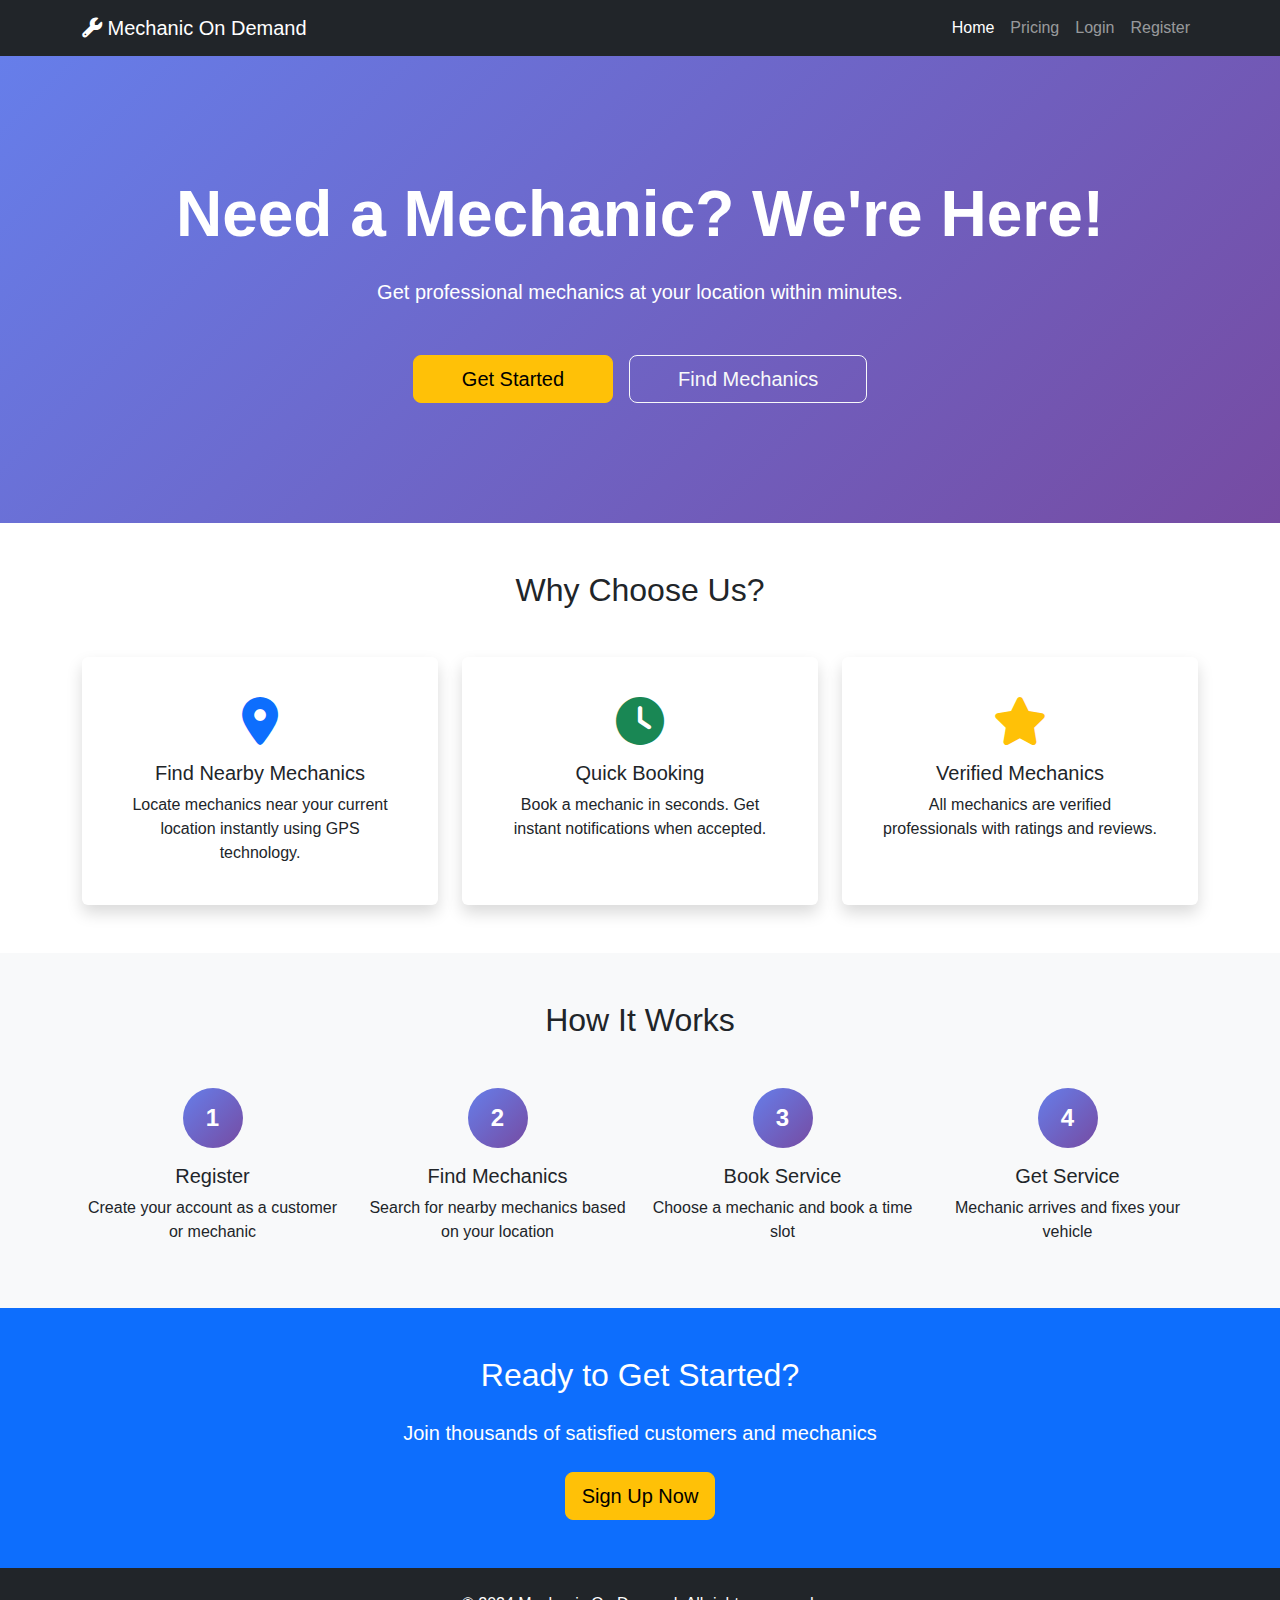
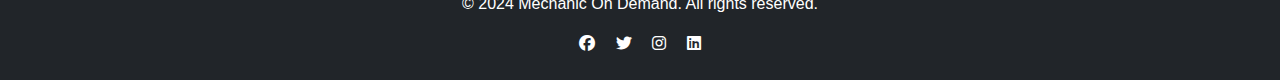
<file: frontend/index.html>
<!DOCTYPE html>
<html lang="en">
<head>
    <meta charset="UTF-8">
    <meta name="viewport" content="width=device-width, initial-scale=1.0">
    <title>Mechanic On Demand - Home</title>
    <!-- Bootstrap CSS -->
    <link href="https://cdn.jsdelivr.net/npm/bootstrap@5.3.0/dist/css/bootstrap.min.css" rel="stylesheet">
    <!-- Font Awesome Icons -->
    <link rel="stylesheet" href="https://cdnjs.cloudflare.com/ajax/libs/font-awesome/6.4.0/css/all.min.css">
    <!-- Custom CSS -->
    <link rel="stylesheet" href="css/style.css">
</head>
<body>
    <!-- Navigation Bar -->
    <nav class="navbar navbar-expand-lg navbar-dark bg-dark">
        <div class="container">
            <a class="navbar-brand" href="index.html">
                <i class="fas fa-wrench"></i> Mechanic On Demand
            </a>
            <button class="navbar-toggler" type="button" data-bs-toggle="collapse" data-bs-target="#navbarNav">
                <span class="navbar-toggler-icon"></span>
            </button>
            <div class="collapse navbar-collapse" id="navbarNav">
                <ul class="navbar-nav ms-auto">
                    <li class="nav-item">
                        <a class="nav-link active" href="index.html">Home</a>
                    </li>
                    <li class="nav-item">
                        <a class="nav-link" href="pricing.html">Pricing</a>
                    </li>
                    <li class="nav-item">
                        <a class="nav-link" href="login.html">Login</a>
                    </li>
                    <li class="nav-item">
                        <a class="nav-link" href="register.html">Register</a>
                    </li>
                </ul>
            </div>
        </div>
    </nav>

    <!-- Hero Section -->
    <section class="hero-section text-center text-white">
        <div class="container">
            <h1 class="display-3 fw-bold mb-4">Need a Mechanic? We're Here!</h1>
            <p class="lead mb-5">Get professional mechanics at your location within minutes.</p>
            <div class="d-grid gap-3 d-md-flex justify-content-center">
                <a href="register.html" class="btn btn-warning btn-lg px-5">Get Started</a>
                <a href="find-mechanics.html" class="btn btn-outline-light btn-lg px-5">Find Mechanics</a>
            </div>
        </div>
    </section>

    <!-- Features Section -->
    <section class="py-5">
        <div class="container">
            <h2 class="text-center mb-5">Why Choose Us?</h2>
            <div class="row g-4">
                <div class="col-md-4">
                    <div class="card text-center p-4 h-100 shadow">
                        <div class="card-body">
                            <i class="fas fa-map-marker-alt fa-3x text-primary mb-3"></i>
                            <h5 class="card-title">Find Nearby Mechanics</h5>
                            <p class="card-text">Locate mechanics near your current location instantly using GPS technology.</p>
                        </div>
                    </div>
                </div>
                <div class="col-md-4">
                    <div class="card text-center p-4 h-100 shadow">
                        <div class="card-body">
                            <i class="fas fa-clock fa-3x text-success mb-3"></i>
                            <h5 class="card-title">Quick Booking</h5>
                            <p class="card-text">Book a mechanic in seconds. Get instant notifications when accepted.</p>
                        </div>
                    </div>
                </div>
                <div class="col-md-4">
                    <div class="card text-center p-4 h-100 shadow">
                        <div class="card-body">
                            <i class="fas fa-star fa-3x text-warning mb-3"></i>
                            <h5 class="card-title">Verified Mechanics</h5>
                            <p class="card-text">All mechanics are verified professionals with ratings and reviews.</p>
                        </div>
                    </div>
                </div>
            </div>
        </div>
    </section>

    <!-- How It Works Section -->
    <section class="bg-light py-5">
        <div class="container">
            <h2 class="text-center mb-5">How It Works</h2>
            <div class="row g-4">
                <div class="col-md-3 text-center">
                    <div class="step-number">1</div>
                    <h5 class="mt-3">Register</h5>
                    <p>Create your account as a customer or mechanic</p>
                </div>
                <div class="col-md-3 text-center">
                    <div class="step-number">2</div>
                    <h5 class="mt-3">Find Mechanics</h5>
                    <p>Search for nearby mechanics based on your location</p>
                </div>
                <div class="col-md-3 text-center">
                    <div class="step-number">3</div>
                    <h5 class="mt-3">Book Service</h5>
                    <p>Choose a mechanic and book a time slot</p>
                </div>
                <div class="col-md-3 text-center">
                    <div class="step-number">4</div>
                    <h5 class="mt-3">Get Service</h5>
                    <p>Mechanic arrives and fixes your vehicle</p>
                </div>
            </div>
        </div>
    </section>

    <!-- CTA Section -->
    <section class="py-5 bg-primary text-white text-center">
        <div class="container">
            <h2 class="mb-4">Ready to Get Started?</h2>
            <p class="lead mb-4">Join thousands of satisfied customers and mechanics</p>
            <a href="register.html" class="btn btn-warning btn-lg">Sign Up Now</a>
        </div>
    </section>

    <!-- Footer -->
    <footer class="bg-dark text-white py-4">
        <div class="container text-center">
            <p>&copy; 2024 Mechanic On Demand. All rights reserved.</p>
            <div class="social-links">
                <a href="#" class="text-white me-3"><i class="fab fa-facebook"></i></a>
                <a href="#" class="text-white me-3"><i class="fab fa-twitter"></i></a>
                <a href="#" class="text-white me-3"><i class="fab fa-instagram"></i></a>
                <a href="#" class="text-white"><i class="fab fa-linkedin"></i></a>
            </div>
        </div>
    </footer>

    <!-- Bootstrap JS -->
    <script src="https://cdn.jsdelivr.net/npm/bootstrap@5.3.0/dist/js/bootstrap.bundle.min.js"></script>
</body>
</html>
</file>
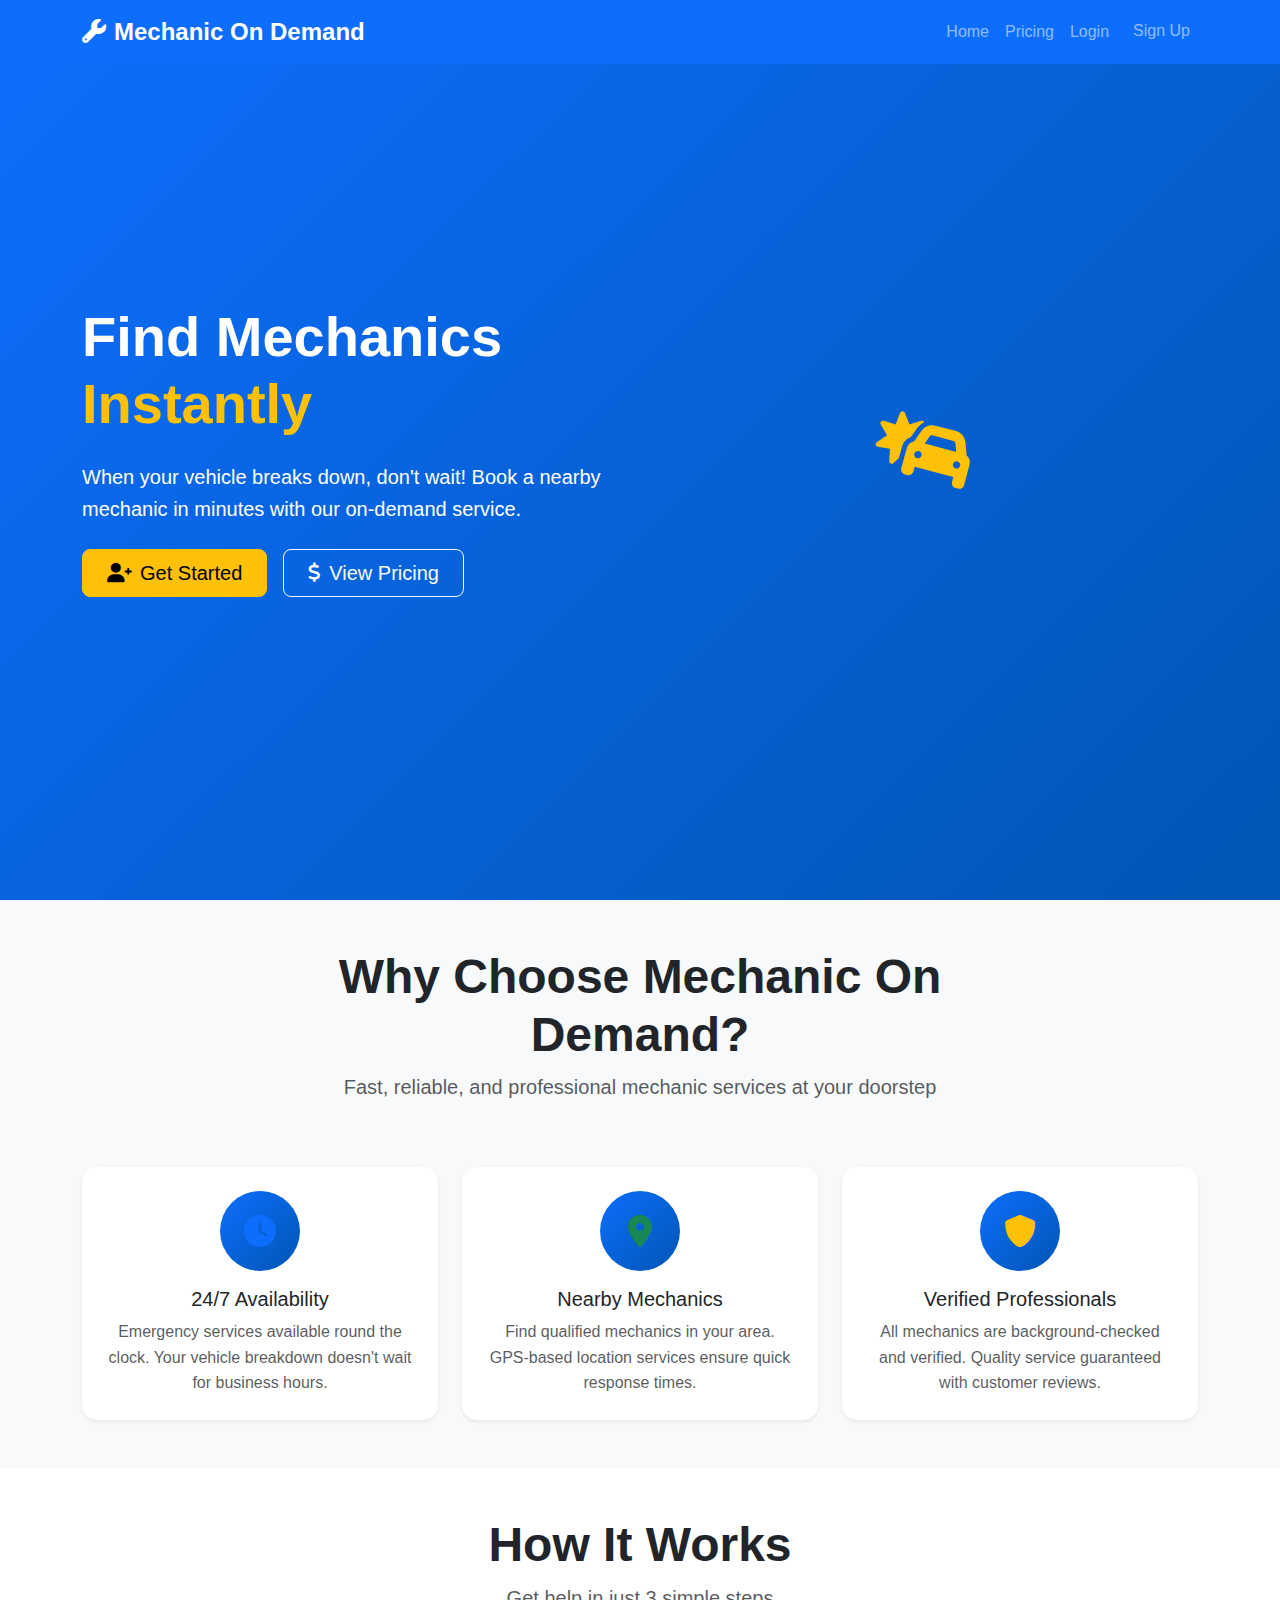
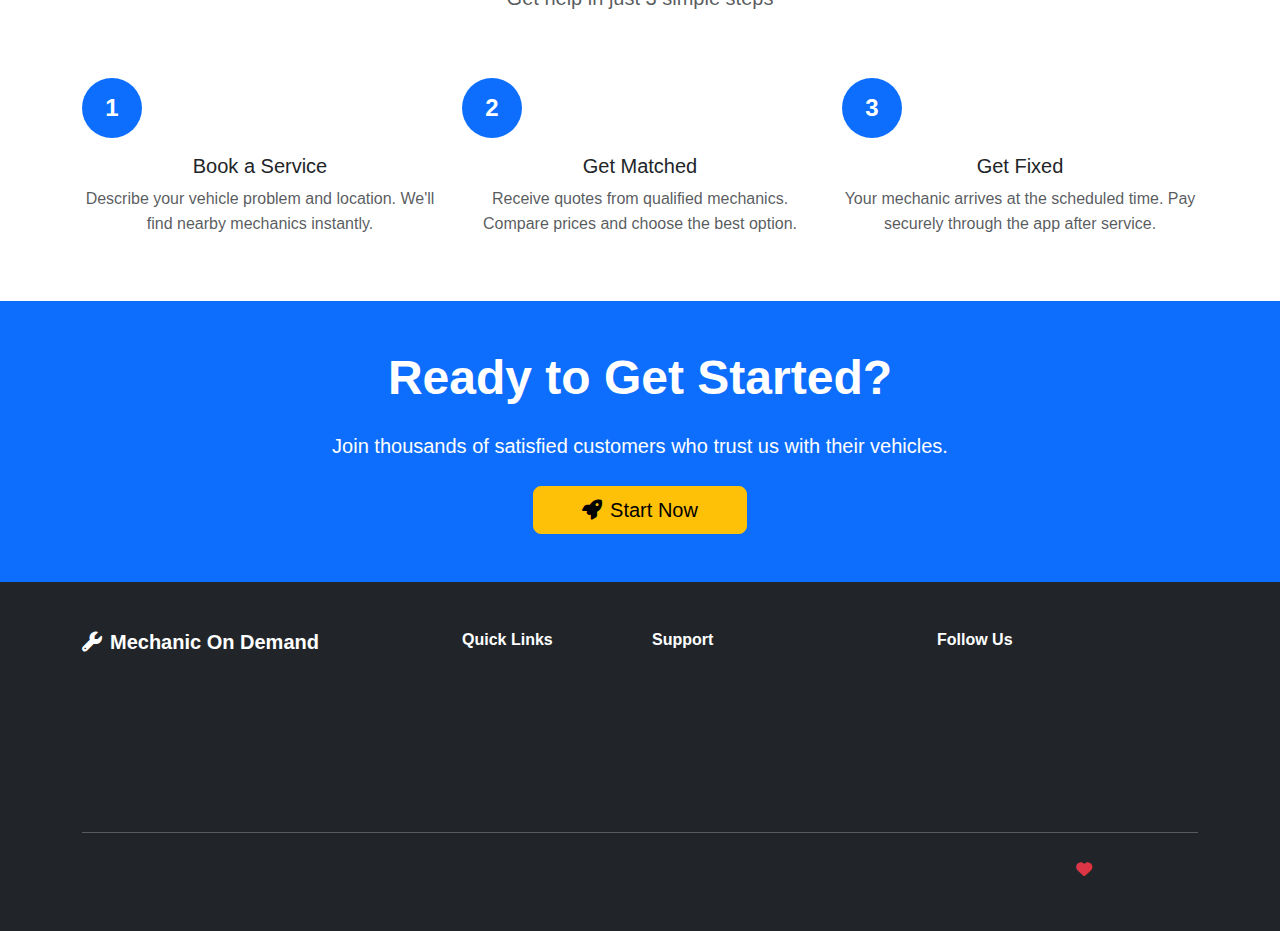
<file: mechanic-on-demand/frontend/index.html>
<!DOCTYPE html>
<html lang="en">
<head>
    <meta charset="UTF-8">
    <meta name="viewport" content="width=device-width, initial-scale=1.0">
    <title>Mechanic On Demand - Find Nearby Mechanics</title>
    
    <!-- Bootstrap CSS -->
    <link href="https://cdn.jsdelivr.net/npm/bootstrap@5.3.0/dist/css/bootstrap.min.css" rel="stylesheet">
    <!-- Font Awesome Icons -->
    <link href="https://cdnjs.cloudflare.com/ajax/libs/font-awesome/6.0.0/css/all.min.css" rel="stylesheet">
    <!-- Custom CSS -->
    <link href="css/style.css" rel="stylesheet">
</head>
<body>
    <!-- Navigation -->
    <nav class="navbar navbar-expand-lg navbar-dark bg-primary fixed-top">
        <div class="container">
            <a class="navbar-brand fw-bold" href="index.html">
                <i class="fas fa-wrench me-2"></i>Mechanic On Demand
            </a>
            
            <button class="navbar-toggler" type="button" data-bs-toggle="collapse" data-bs-target="#navbarNav">
                <span class="navbar-toggler-icon"></span>
            </button>
            
            <div class="collapse navbar-collapse" id="navbarNav">
                <ul class="navbar-nav ms-auto">
                    <li class="nav-item">
                        <a class="nav-link" href="index.html">Home</a>
                    </li>
                    <li class="nav-item">
                        <a class="nav-link" href="pricing.html">Pricing</a>
                    </li>
                    <li class="nav-item">
                        <a class="nav-link" href="login.html">Login</a>
                    </li>
                    <li class="nav-item">
                        <a class="nav-link btn btn-outline-light ms-2" href="register.html">Sign Up</a>
                    </li>
                </ul>
            </div>
        </div>
    </nav>

    <!-- Hero Section -->
    <section class="hero-section">
        <div class="container">
            <div class="row align-items-center min-vh-100">
                <div class="col-lg-6">
                    <h1 class="display-4 fw-bold text-white mb-4">
                        Find Mechanics <span class="text-warning">Instantly</span>
                    </h1>
                    <p class="lead text-white mb-4">
                        When your vehicle breaks down, don't wait! Book a nearby mechanic 
                        in minutes with our on-demand service.
                    </p>
                    <div class="d-flex gap-3">
                        <a href="register.html" class="btn btn-warning btn-lg px-4">
                            <i class="fas fa-user-plus me-2"></i>Get Started
                        </a>
                        <a href="pricing.html" class="btn btn-outline-light btn-lg px-4">
                            <i class="fas fa-dollar-sign me-2"></i>View Pricing
                        </a>
                    </div>
                </div>
                <div class="col-lg-6">
                    <div class="hero-image">
                        <i class="fas fa-car-crash display-1 text-warning"></i>
                    </div>
                </div>
            </div>
        </div>
    </section>

    <!-- Features Section -->
    <section class="py-5 bg-light">
        <div class="container">
            <div class="row text-center mb-5">
                <div class="col-lg-8 mx-auto">
                    <h2 class="display-5 fw-bold">Why Choose Mechanic On Demand?</h2>
                    <p class="lead text-muted">Fast, reliable, and professional mechanic services at your doorstep</p>
                </div>
            </div>
            
            <div class="row g-4">
                <div class="col-md-4">
                    <div class="card h-100 border-0 shadow-sm">
                        <div class="card-body text-center p-4">
                            <div class="feature-icon mb-3">
                                <i class="fas fa-clock text-primary"></i>
                            </div>
                            <h5 class="card-title">24/7 Availability</h5>
                            <p class="card-text text-muted">
                                Emergency services available round the clock. 
                                Your vehicle breakdown doesn't wait for business hours.
                            </p>
                        </div>
                    </div>
                </div>
                
                <div class="col-md-4">
                    <div class="card h-100 border-0 shadow-sm">
                        <div class="card-body text-center p-4">
                            <div class="feature-icon mb-3">
                                <i class="fas fa-map-marker-alt text-success"></i>
                            </div>
                            <h5 class="card-title">Nearby Mechanics</h5>
                            <p class="card-text text-muted">
                                Find qualified mechanics in your area. 
                                GPS-based location services ensure quick response times.
                            </p>
                        </div>
                    </div>
                </div>
                
                <div class="col-md-4">
                    <div class="card h-100 border-0 shadow-sm">
                        <div class="card-body text-center p-4">
                            <div class="feature-icon mb-3">
                                <i class="fas fa-shield-alt text-warning"></i>
                            </div>
                            <h5 class="card-title">Verified Professionals</h5>
                            <p class="card-text text-muted">
                                All mechanics are background-checked and verified. 
                                Quality service guaranteed with customer reviews.
                            </p>
                        </div>
                    </div>
                </div>
            </div>
        </div>
    </section>

    <!-- How It Works Section -->
    <section class="py-5">
        <div class="container">
            <div class="row text-center mb-5">
                <div class="col-lg-8 mx-auto">
                    <h2 class="display-5 fw-bold">How It Works</h2>
                    <p class="lead text-muted">Get help in just 3 simple steps</p>
                </div>
            </div>
            
            <div class="row g-4">
                <div class="col-md-4 text-center">
                    <div class="step-number mb-3">
                        <span class="badge bg-primary rounded-circle p-3">1</span>
                    </div>
                    <h5>Book a Service</h5>
                    <p class="text-muted">
                        Describe your vehicle problem and location. 
                        We'll find nearby mechanics instantly.
                    </p>
                </div>
                
                <div class="col-md-4 text-center">
                    <div class="step-number mb-3">
                        <span class="badge bg-primary rounded-circle p-3">2</span>
                    </div>
                    <h5>Get Matched</h5>
                    <p class="text-muted">
                        Receive quotes from qualified mechanics. 
                        Compare prices and choose the best option.
                    </p>
                </div>
                
                <div class="col-md-4 text-center">
                    <div class="step-number mb-3">
                        <span class="badge bg-primary rounded-circle p-3">3</span>
                    </div>
                    <h5>Get Fixed</h5>
                    <p class="text-muted">
                        Your mechanic arrives at the scheduled time. 
                        Pay securely through the app after service.
                    </p>
                </div>
            </div>
        </div>
    </section>

    <!-- CTA Section -->
    <section class="py-5 bg-primary text-white">
        <div class="container text-center">
            <div class="row">
                <div class="col-lg-8 mx-auto">
                    <h2 class="display-5 fw-bold mb-4">Ready to Get Started?</h2>
                    <p class="lead mb-4">
                        Join thousands of satisfied customers who trust us with their vehicles.
                    </p>
                    <a href="register.html" class="btn btn-warning btn-lg px-5">
                        <i class="fas fa-rocket me-2"></i>Start Now
                    </a>
                </div>
            </div>
        </div>
    </section>

    <!-- Footer -->
    <footer class="bg-dark text-white py-5">
        <div class="container">
            <div class="row">
                <div class="col-lg-4 mb-4">
                    <h5 class="fw-bold mb-3">
                        <i class="fas fa-wrench me-2"></i>Mechanic On Demand
                    </h5>
                    <p class="text-muted">
                        Your trusted partner for all vehicle repair needs. 
                        Fast, reliable, and professional service.
                    </p>
                </div>
                
                <div class="col-lg-2 mb-4">
                    <h6 class="fw-bold mb-3">Quick Links</h6>
                    <ul class="list-unstyled">
                        <li><a href="index.html" class="text-muted text-decoration-none">Home</a></li>
                        <li><a href="pricing.html" class="text-muted text-decoration-none">Pricing</a></li>
                        <li><a href="login.html" class="text-muted text-decoration-none">Login</a></li>
                        <li><a href="register.html" class="text-muted text-decoration-none">Sign Up</a></li>
                    </ul>
                </div>
                
                <div class="col-lg-3 mb-4">
                    <h6 class="fw-bold mb-3">Support</h6>
                    <ul class="list-unstyled">
                        <li><a href="#" class="text-muted text-decoration-none">Help Center</a></li>
                        <li><a href="#" class="text-muted text-decoration-none">Contact Us</a></li>
                        <li><a href="#" class="text-muted text-decoration-none">Terms of Service</a></li>
                        <li><a href="#" class="text-muted text-decoration-none">Privacy Policy</a></li>
                    </ul>
                </div>
                
                <div class="col-lg-3 mb-4">
                    <h6 class="fw-bold mb-3">Follow Us</h6>
                    <div class="d-flex gap-3">
                        <a href="#" class="text-muted"><i class="fab fa-facebook-f"></i></a>
                        <a href="#" class="text-muted"><i class="fab fa-twitter"></i></a>
                        <a href="#" class="text-muted"><i class="fab fa-instagram"></i></a>
                        <a href="#" class="text-muted"><i class="fab fa-linkedin-in"></i></a>
                    </div>
                </div>
            </div>
            
            <hr class="my-4">
            <div class="row align-items-center">
                <div class="col-md-6">
                    <p class="text-muted mb-0">&copy; 2024 Mechanic On Demand. All rights reserved.</p>
                </div>
                <div class="col-md-6 text-md-end">
                    <p class="text-muted mb-0">Made with <i class="fas fa-heart text-danger"></i> for car owners</p>
                </div>
            </div>
        </div>
    </footer>

    <!-- Bootstrap JS -->
    <script src="https://cdn.jsdelivr.net/npm/bootstrap@5.3.0/dist/js/bootstrap.bundle.min.js"></script>
    <!-- Custom JS -->
    <script src="js/main.js"></script>
</body>
</html>
</file>
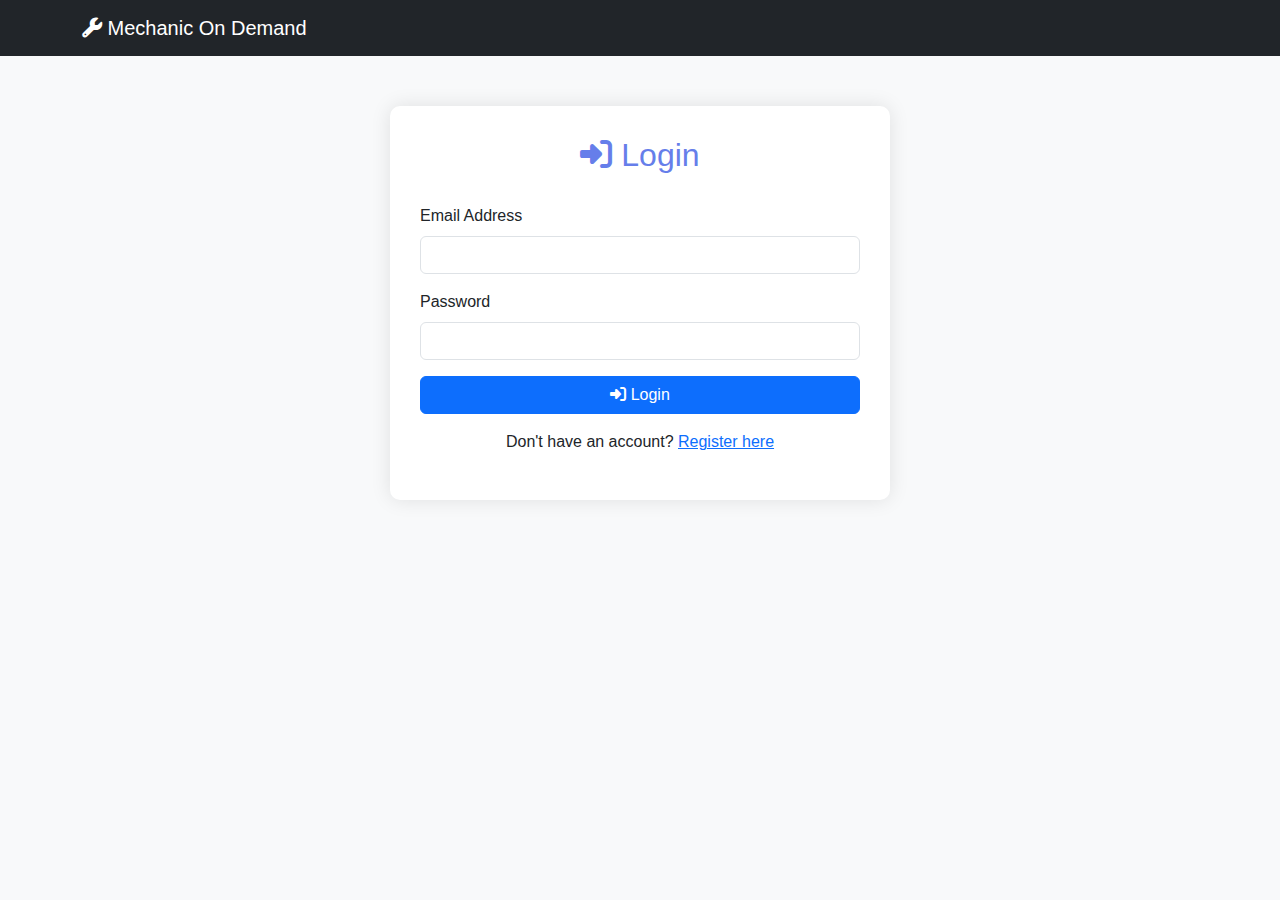
<file: frontend/dashboard.html>
<!DOCTYPE html>
<html lang="en">
<head>
    <meta charset="UTF-8">
    <meta name="viewport" content="width=device-width, initial-scale=1.0">
    <title>Dashboard - Mechanic On Demand</title>
    <link href="https://cdn.jsdelivr.net/npm/bootstrap@5.3.0/dist/css/bootstrap.min.css" rel="stylesheet">
    <link rel="stylesheet" href="https://cdnjs.cloudflare.com/ajax/libs/font-awesome/6.4.0/css/all.min.css">
    <link rel="stylesheet" href="css/style.css">
</head>
<body>
    <!-- Navigation -->
    <nav class="navbar navbar-expand-lg navbar-dark bg-dark">
        <div class="container">
            <a class="navbar-brand" href="index.html">
                <i class="fas fa-wrench"></i> Mechanic On Demand
            </a>
            <div class="ms-auto">
                <span class="text-white me-3" id="userName">Welcome!</span>
                <button class="btn btn-outline-light btn-sm" onclick="logout()">
                    <i class="fas fa-sign-out-alt"></i> Logout
                </button>
            </div>
        </div>
    </nav>

    <!-- Dashboard Content -->
    <div class="container mt-4">
        <div class="row">
            <div class="col-md-12">
                <h2>Dashboard</h2>
                <p class="text-muted">Manage your bookings and profile</p>
            </div>
        </div>

        <!-- Customer View -->
        <div id="customerView" style="display: none;">
            <div class="row g-4 mb-4">
                <div class="col-md-4">
                    <div class="card dashboard-card">
                        <div class="card-body text-center">
                            <i class="fas fa-calendar-check fa-3x text-primary mb-3"></i>
                            <div class="stat-number" id="totalBookings">0</div>
                            <p class="text-muted mb-0">Total Bookings</p>
                        </div>
                    </div>
                </div>
                <div class="col-md-4">
                    <div class="card dashboard-card">
                        <div class="card-body text-center">
                            <i class="fas fa-clock fa-3x text-warning mb-3"></i>
                            <div class="stat-number" id="pendingBookings">0</div>
                            <p class="text-muted mb-0">Pending Bookings</p>
                        </div>
                    </div>
                </div>
                <div class="col-md-4">
                    <div class="card dashboard-card">
                        <div class="card-body text-center">
                            <i class="fas fa-check-circle fa-3x text-success mb-3"></i>
                            <div class="stat-number" id="completedBookings">0</div>
                            <p class="text-muted mb-0">Completed Services</p>
                        </div>
                    </div>
                </div>
            </div>

            <div class="row mb-4">
                <div class="col-md-12">
                    <a href="find-mechanics.html" class="btn btn-primary btn-lg">
                        <i class="fas fa-search"></i> Find Nearby Mechanics
                    </a>
                </div>
            </div>
        </div>

        <!-- Mechanic View -->
        <div id="mechanicView" style="display: none;">
            <div class="row g-4 mb-4">
                <div class="col-md-3">
                    <div class="card dashboard-card">
                        <div class="card-body text-center">
                            <i class="fas fa-briefcase fa-3x text-primary mb-3"></i>
                            <div class="stat-number" id="totalJobs">0</div>
                            <p class="text-muted mb-0">Total Jobs</p>
                        </div>
                    </div>
                </div>
                <div class="col-md-3">
                    <div class="card dashboard-card">
                        <div class="card-body text-center">
                            <i class="fas fa-star fa-3x text-warning mb-3"></i>
                            <div class="stat-number" id="rating">0.0</div>
                            <p class="text-muted mb-0">Rating</p>
                        </div>
                    </div>
                </div>
                <div class="col-md-3">
                    <div class="card dashboard-card">
                        <div class="card-body text-center">
                            <i class="fas fa-hourglass-half fa-3x text-info mb-3"></i>
                            <div class="stat-number" id="pendingRequests">0</div>
                            <p class="text-muted mb-0">Pending Requests</p>
                        </div>
                    </div>
                </div>
                <div class="col-md-3">
                    <div class="card dashboard-card">
                        <div class="card-body text-center">
                            <div class="form-check form-switch">
                                <input class="form-check-input" type="checkbox" id="availabilityToggle">
                                <label class="form-check-label" for="availabilityToggle">
                                    <strong>Available</strong>
                                </label>
                            </div>
                        </div>
                    </div>
                </div>
            </div>
        </div>

        <!-- Bookings List -->
        <div class="row">
            <div class="col-md-12">
                <div class="card">
                    <div class="card-header">
                        <h5 class="mb-0">My Bookings</h5>
                    </div>
                    <div class="card-body">
                        <div id="bookingsList">
                            <p class="text-center text-muted">Loading bookings...</p>
                        </div>
                    </div>
                </div>
            </div>
        </div>
    </div>

    <script src="https://cdn.jsdelivr.net/npm/bootstrap@5.3.0/dist/js/bootstrap.bundle.min.js"></script>
    <script src="js/dashboard.js"></script>
</body>
</html>
</file>
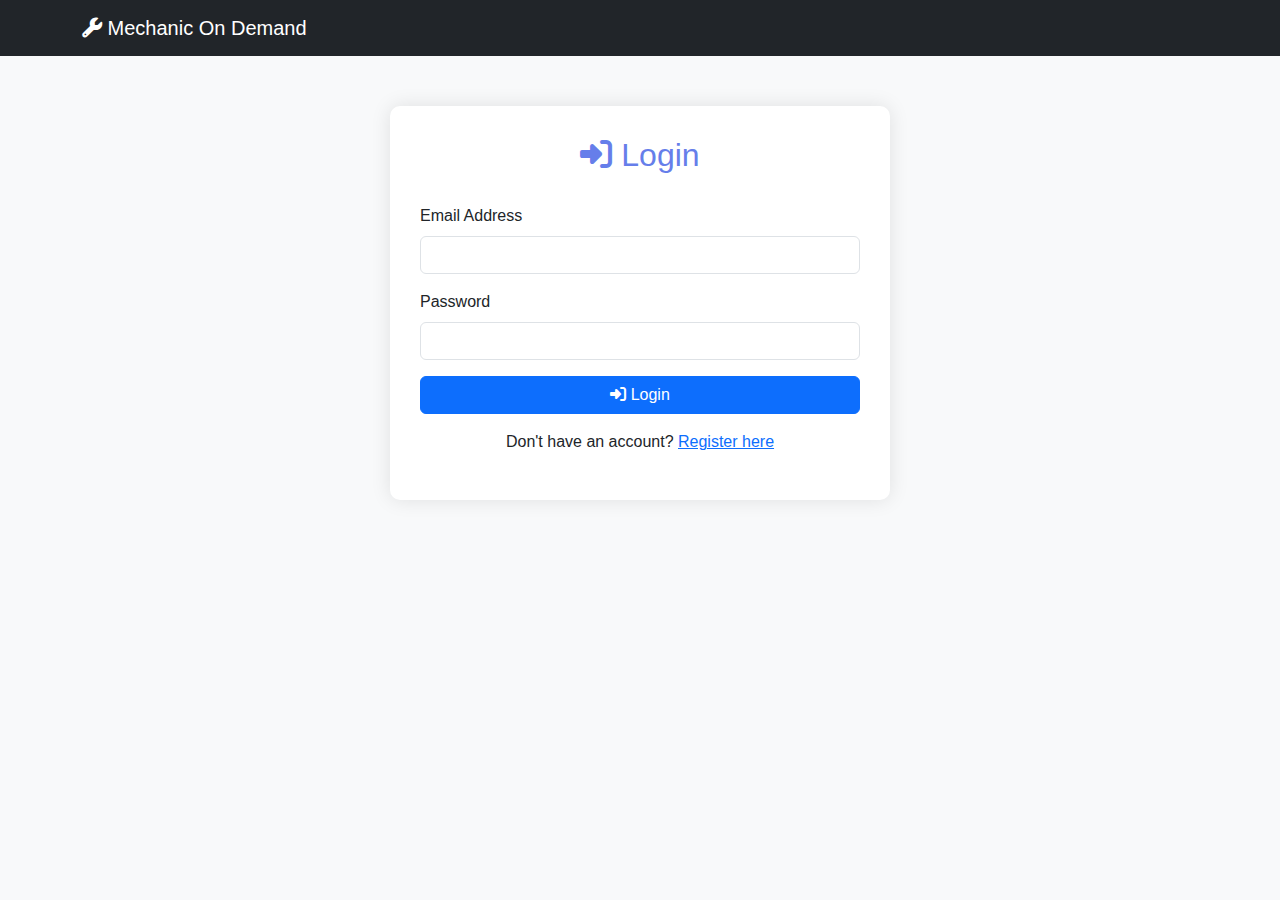
<file: frontend/find-mechanics.html>
<!DOCTYPE html>
<html lang="en">
<head>
    <meta charset="UTF-8">
    <meta name="viewport" content="width=device-width, initial-scale=1.0">
    <title>Find Mechanics - Mechanic On Demand</title>
    <link href="https://cdn.jsdelivr.net/npm/bootstrap@5.3.0/dist/css/bootstrap.min.css" rel="stylesheet">
    <link rel="stylesheet" href="https://cdnjs.cloudflare.com/ajax/libs/font-awesome/6.4.0/css/all.min.css">
    <link rel="stylesheet" href="css/style.css">
</head>
<body>
    <!-- Navigation -->
    <nav class="navbar navbar-expand-lg navbar-dark bg-dark">
        <div class="container">
            <a class="navbar-brand" href="index.html">
                <i class="fas fa-wrench"></i> Mechanic On Demand
            </a>
            <div class="ms-auto">
                <a href="dashboard.html" class="btn btn-outline-light btn-sm">
                    <i class="fas fa-tachometer-alt"></i> Dashboard
                </a>
            </div>
        </div>
    </nav>

    <!-- Search Section -->
    <div class="container mt-4">
        <div class="row mb-4">
            <div class="col-md-12">
                <h2>Find Nearby Mechanics</h2>
                <p class="text-muted">Search for available mechanics in your area</p>
            </div>
        </div>

        <div class="row mb-4">
            <div class="col-md-8">
                <div class="input-group">
                    <input type="number" class="form-control" id="searchRadius" placeholder="Search radius (km)" value="10">
                    <button class="btn btn-primary" onclick="searchMechanics()">
                        <i class="fas fa-search"></i> Search
                    </button>
                    <button class="btn btn-outline-secondary" onclick="getLocation()">
                        <i class="fas fa-map-marker-alt"></i> Use My Location
                    </button>
                </div>
                <input type="hidden" id="latitude">
                <input type="hidden" id="longitude">
            </div>
            <div class="col-md-4">
                <select class="form-select" id="filterSpecialty">
                    <option value="">All Specialties</option>
                    <option value="Car">Car</option>
                    <option value="Bike">Bike</option>
                    <option value="Truck">Truck</option>
                    <option value="All">All Vehicles</option>
                </select>
            </div>
        </div>

        <!-- Mechanics List -->
        <div class="row" id="mechanicsList">
            <div class="col-md-12 text-center">
                <p class="text-muted">Click "Use My Location" and "Search" to find mechanics</p>
            </div>
        </div>
    </div>

    <!-- Booking Modal -->
    <div class="modal fade" id="bookingModal" tabindex="-1">
        <div class="modal-dialog">
            <div class="modal-content">
                <div class="modal-header">
                    <h5 class="modal-title">Book Mechanic</h5>
                    <button type="button" class="btn-close" data-bs-dismiss="modal"></button>
                </div>
                <div class="modal-body">
                    <form id="bookingForm">
                        <input type="hidden" id="mechanicId">
                        <input type="hidden" id="customerId">
                        
                        <div class="mb-3">
                            <label class="form-label">Vehicle Type</label>
                            <select class="form-select" id="vehicleType" required>
                                <option value="">Select type</option>
                                <option value="Car">Car</option>
                                <option value="Bike">Bike</option>
                                <option value="Truck">Truck</option>
                                <option value="Van">Van</option>
                            </select>
                        </div>
                        
                        <div class="mb-3">
                            <label class="form-label">Vehicle Model</label>
                            <input type="text" class="form-control" id="vehicleModel" required>
                        </div>
                        
                        <div class="mb-3">
                            <label class="form-label">Problem Description</label>
                            <textarea class="form-control" id="problemDescription" rows="3" required></textarea>
                        </div>
                        
                        <div class="mb-3">
                            <label class="form-label">Subscription Type</label>
                            <select class="form-select" id="subscriptionType" required>
                                <option value="HOURLY">Hourly - $<span id="hourlyRate">50</span>/hr</option>
                                <option value="MONTHLY">Monthly - $<span id="monthlyRate">999</span></option>
                                <option value="YEARLY">Yearly - $<span id="yearlyRate">9999</span></option>
                            </select>
                        </div>
                        
                        <button type="submit" class="btn btn-primary w-100">Confirm Booking</button>
                    </form>
                </div>
            </div>
        </div>
    </div>

    <script src="https://cdn.jsdelivr.net/npm/bootstrap@5.3.0/dist/js/bootstrap.bundle.min.js"></script>
    <script src="js/mechanics.js"></script>
</body>
</html>
</file>
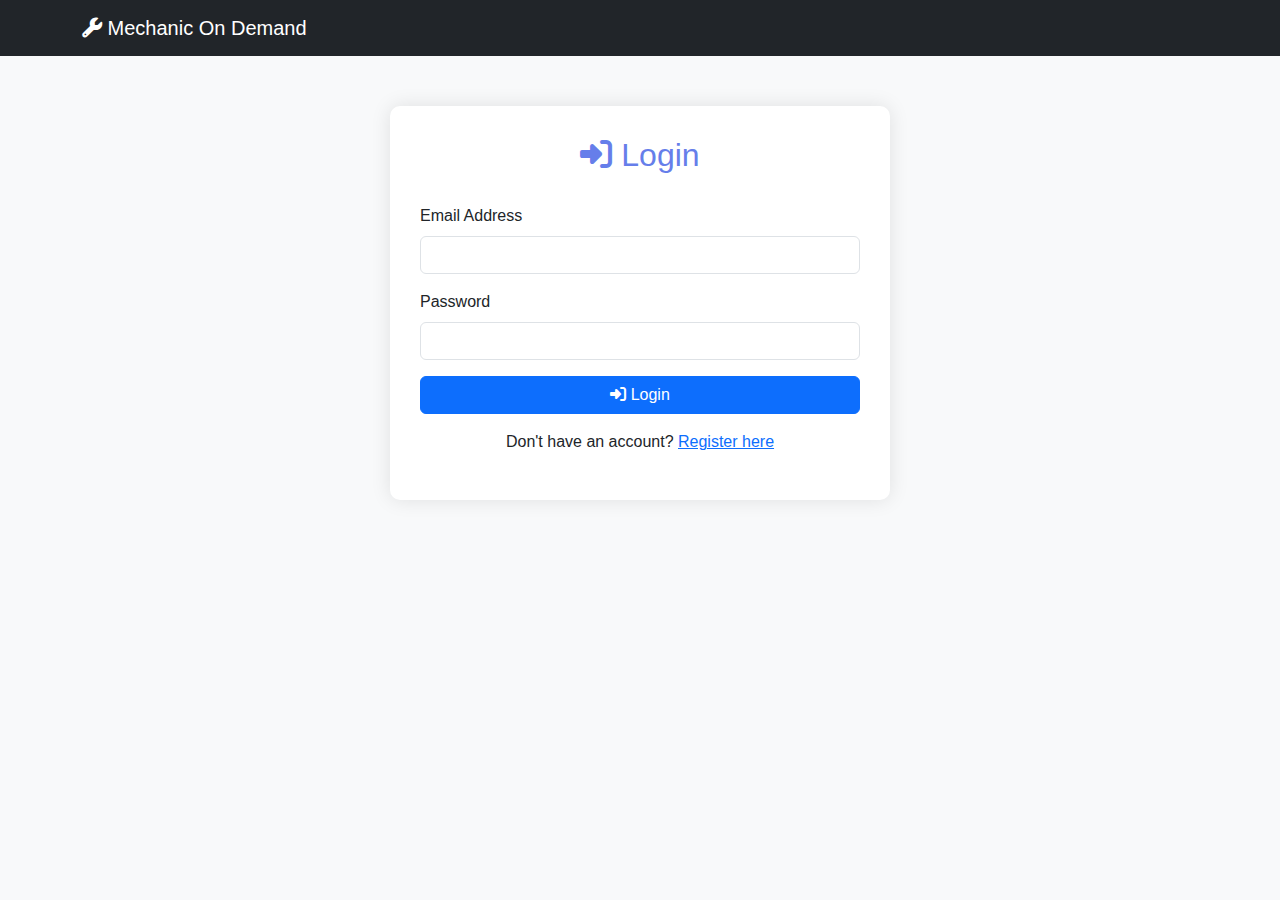
<file: frontend/login.html>
<!DOCTYPE html>
<html lang="en">
<head>
    <meta charset="UTF-8">
    <meta name="viewport" content="width=device-width, initial-scale=1.0">
    <title>Login - Mechanic On Demand</title>
    <link href="https://cdn.jsdelivr.net/npm/bootstrap@5.3.0/dist/css/bootstrap.min.css" rel="stylesheet">
    <link rel="stylesheet" href="https://cdnjs.cloudflare.com/ajax/libs/font-awesome/6.4.0/css/all.min.css">
    <link rel="stylesheet" href="css/style.css">
</head>
<body class="bg-light">
    <!-- Navigation -->
    <nav class="navbar navbar-expand-lg navbar-dark bg-dark">
        <div class="container">
            <a class="navbar-brand" href="index.html">
                <i class="fas fa-wrench"></i> Mechanic On Demand
            </a>
        </div>
    </nav>

    <!-- Login Form -->
    <div class="container">
        <div class="form-container">
            <h2 class="text-center"><i class="fas fa-sign-in-alt"></i> Login</h2>
            
            <!-- Alert for messages -->
            <div id="alertMessage" class="alert d-none" role="alert"></div>
            
            <form id="loginForm">
                <div class="mb-3">
                    <label for="email" class="form-label">Email Address</label>
                    <input type="email" class="form-control" id="email" required>
                </div>
                
                <div class="mb-3">
                    <label for="password" class="form-label">Password</label>
                    <input type="password" class="form-control" id="password" required>
                </div>
                
                <button type="submit" class="btn btn-primary w-100 mb-3">
                    <i class="fas fa-sign-in-alt"></i> Login
                </button>
                
                <div class="text-center">
                    <p>Don't have an account? <a href="register.html">Register here</a></p>
                </div>
            </form>
        </div>
    </div>

    <!-- Loading Spinner -->
    <div class="spinner-container" id="loadingSpinner">
        <div class="spinner-border text-primary" role="status">
            <span class="visually-hidden">Loading...</span>
        </div>
    </div>

    <script src="https://cdn.jsdelivr.net/npm/bootstrap@5.3.0/dist/js/bootstrap.bundle.min.js"></script>
    <script src="js/auth.js"></script>
</body>
</html>
</file>
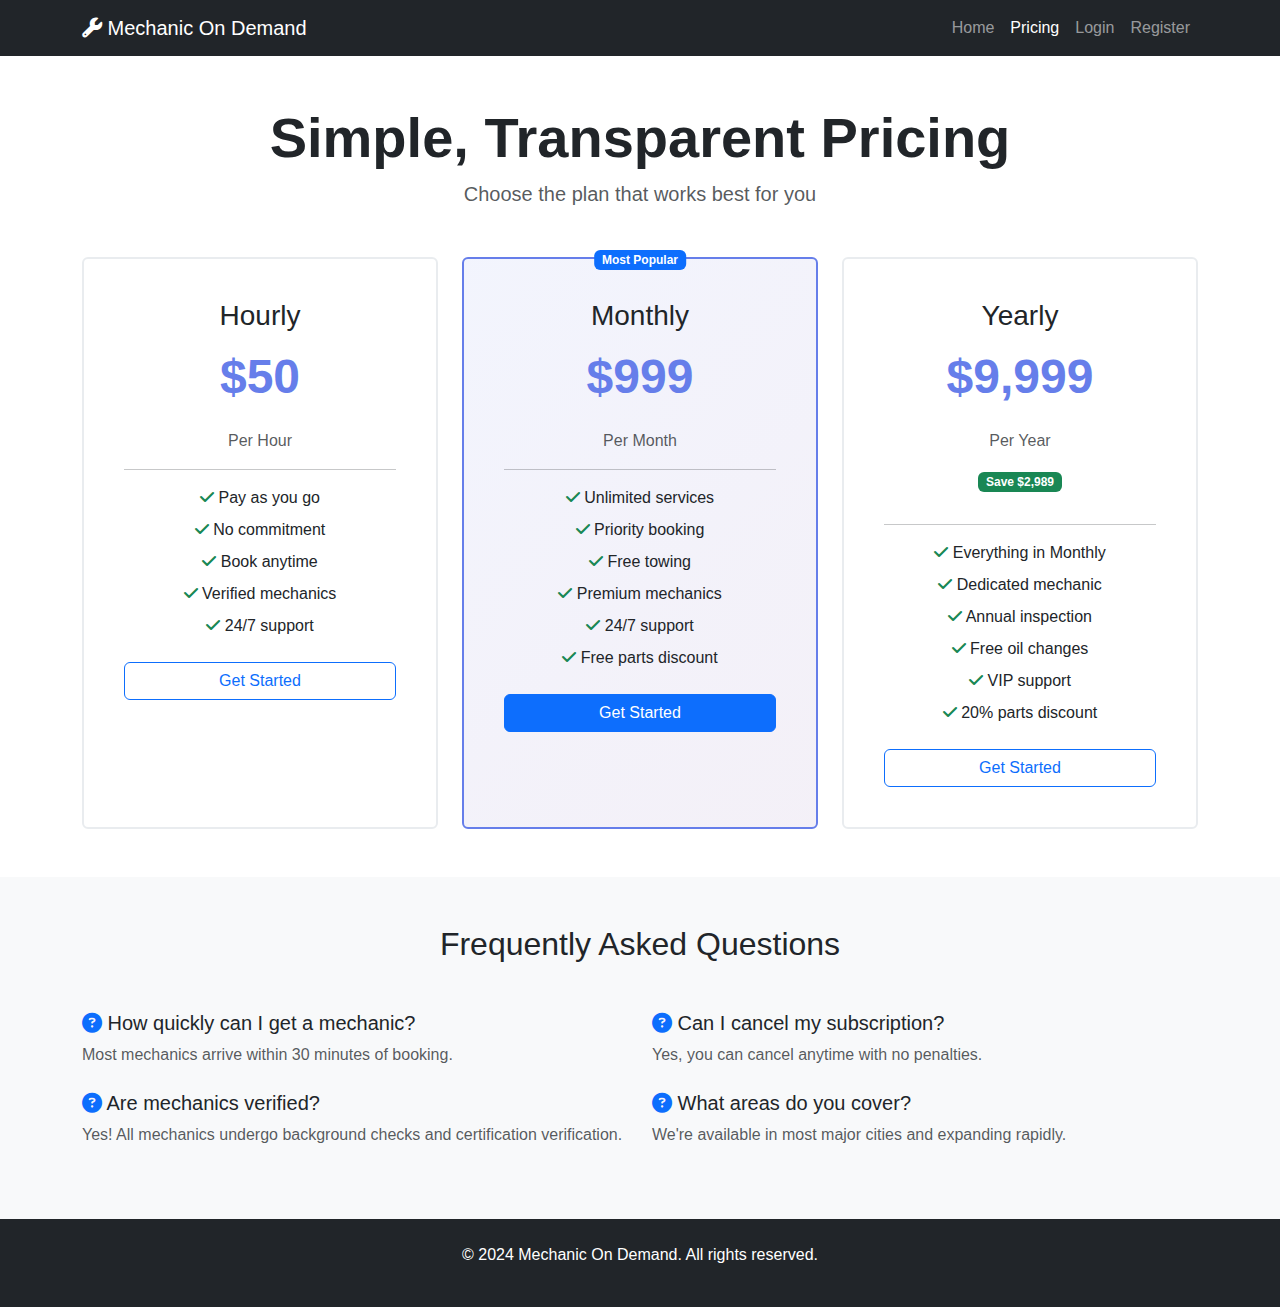
<file: frontend/pricing.html>
<!DOCTYPE html>
<html lang="en">
<head>
    <meta charset="UTF-8">
    <meta name="viewport" content="width=device-width, initial-scale=1.0">
    <title>Pricing - Mechanic On Demand</title>
    <link href="https://cdn.jsdelivr.net/npm/bootstrap@5.3.0/dist/css/bootstrap.min.css" rel="stylesheet">
    <link rel="stylesheet" href="https://cdnjs.cloudflare.com/ajax/libs/font-awesome/6.4.0/css/all.min.css">
    <link rel="stylesheet" href="css/style.css">
</head>
<body>
    <!-- Navigation -->
    <nav class="navbar navbar-expand-lg navbar-dark bg-dark">
        <div class="container">
            <a class="navbar-brand" href="index.html">
                <i class="fas fa-wrench"></i> Mechanic On Demand
            </a>
            <button class="navbar-toggler" type="button" data-bs-toggle="collapse" data-bs-target="#navbarNav">
                <span class="navbar-toggler-icon"></span>
            </button>
            <div class="collapse navbar-collapse" id="navbarNav">
                <ul class="navbar-nav ms-auto">
                    <li class="nav-item">
                        <a class="nav-link" href="index.html">Home</a>
                    </li>
                    <li class="nav-item">
                        <a class="nav-link active" href="pricing.html">Pricing</a>
                    </li>
                    <li class="nav-item">
                        <a class="nav-link" href="login.html">Login</a>
                    </li>
                    <li class="nav-item">
                        <a class="nav-link" href="register.html">Register</a>
                    </li>
                </ul>
            </div>
        </div>
    </nav>

    <!-- Pricing Section -->
    <section class="py-5">
        <div class="container">
            <div class="text-center mb-5">
                <h1 class="display-4 fw-bold">Simple, Transparent Pricing</h1>
                <p class="lead text-muted">Choose the plan that works best for you</p>
            </div>
            
            <div class="row g-4">
                <!-- Hourly Plan -->
                <div class="col-md-4">
                    <div class="card pricing-card text-center p-4 h-100">
                        <div class="card-body">
                            <h3 class="card-title">Hourly</h3>
                            <div class="price mb-3">$50</div>
                            <p class="text-muted">Per Hour</p>
                            <hr>
                            <ul class="list-unstyled mb-4">
                                <li class="mb-2"><i class="fas fa-check text-success"></i> Pay as you go</li>
                                <li class="mb-2"><i class="fas fa-check text-success"></i> No commitment</li>
                                <li class="mb-2"><i class="fas fa-check text-success"></i> Book anytime</li>
                                <li class="mb-2"><i class="fas fa-check text-success"></i> Verified mechanics</li>
                                <li class="mb-2"><i class="fas fa-check text-success"></i> 24/7 support</li>
                            </ul>
                            <a href="register.html" class="btn btn-outline-primary w-100">Get Started</a>
                        </div>
                    </div>
                </div>
                
                <!-- Monthly Plan (Featured) -->
                <div class="col-md-4">
                    <div class="card pricing-card featured text-center p-4 h-100">
                        <div class="position-absolute top-0 start-50 translate-middle">
                            <span class="badge bg-primary">Most Popular</span>
                        </div>
                        <div class="card-body">
                            <h3 class="card-title">Monthly</h3>
                            <div class="price mb-3">$999</div>
                            <p class="text-muted">Per Month</p>
                            <hr>
                            <ul class="list-unstyled mb-4">
                                <li class="mb-2"><i class="fas fa-check text-success"></i> Unlimited services</li>
                                <li class="mb-2"><i class="fas fa-check text-success"></i> Priority booking</li>
                                <li class="mb-2"><i class="fas fa-check text-success"></i> Free towing</li>
                                <li class="mb-2"><i class="fas fa-check text-success"></i> Premium mechanics</li>
                                <li class="mb-2"><i class="fas fa-check text-success"></i> 24/7 support</li>
                                <li class="mb-2"><i class="fas fa-check text-success"></i> Free parts discount</li>
                            </ul>
                            <a href="register.html" class="btn btn-primary w-100">Get Started</a>
                        </div>
                    </div>
                </div>
                
                <!-- Yearly Plan -->
                <div class="col-md-4">
                    <div class="card pricing-card text-center p-4 h-100">
                        <div class="card-body">
                            <h3 class="card-title">Yearly</h3>
                            <div class="price mb-3">$9,999</div>
                            <p class="text-muted">Per Year</p>
                            <div class="badge bg-success mb-3">Save $2,989</div>
                            <hr>
                            <ul class="list-unstyled mb-4">
                                <li class="mb-2"><i class="fas fa-check text-success"></i> Everything in Monthly</li>
                                <li class="mb-2"><i class="fas fa-check text-success"></i> Dedicated mechanic</li>
                                <li class="mb-2"><i class="fas fa-check text-success"></i> Annual inspection</li>
                                <li class="mb-2"><i class="fas fa-check text-success"></i> Free oil changes</li>
                                <li class="mb-2"><i class="fas fa-check text-success"></i> VIP support</li>
                                <li class="mb-2"><i class="fas fa-check text-success"></i> 20% parts discount</li>
                            </ul>
                            <a href="register.html" class="btn btn-outline-primary w-100">Get Started</a>
                        </div>
                    </div>
                </div>
            </div>
        </div>
    </section>

    <!-- FAQ Section -->
    <section class="py-5 bg-light">
        <div class="container">
            <h2 class="text-center mb-5">Frequently Asked Questions</h2>
            <div class="row">
                <div class="col-md-6">
                    <div class="mb-4">
                        <h5><i class="fas fa-question-circle text-primary"></i> How quickly can I get a mechanic?</h5>
                        <p class="text-muted">Most mechanics arrive within 30 minutes of booking.</p>
                    </div>
                    <div class="mb-4">
                        <h5><i class="fas fa-question-circle text-primary"></i> Are mechanics verified?</h5>
                        <p class="text-muted">Yes! All mechanics undergo background checks and certification verification.</p>
                    </div>
                </div>
                <div class="col-md-6">
                    <div class="mb-4">
                        <h5><i class="fas fa-question-circle text-primary"></i> Can I cancel my subscription?</h5>
                        <p class="text-muted">Yes, you can cancel anytime with no penalties.</p>
                    </div>
                    <div class="mb-4">
                        <h5><i class="fas fa-question-circle text-primary"></i> What areas do you cover?</h5>
                        <p class="text-muted">We're available in most major cities and expanding rapidly.</p>
                    </div>
                </div>
            </div>
        </div>
    </section>

    <!-- Footer -->
    <footer class="bg-dark text-white py-4">
        <div class="container text-center">
            <p>&copy; 2024 Mechanic On Demand. All rights reserved.</p>
        </div>
    </footer>

    <script src="https://cdn.jsdelivr.net/npm/bootstrap@5.3.0/dist/js/bootstrap.bundle.min.js"></script>
</body>
</html>
</file>
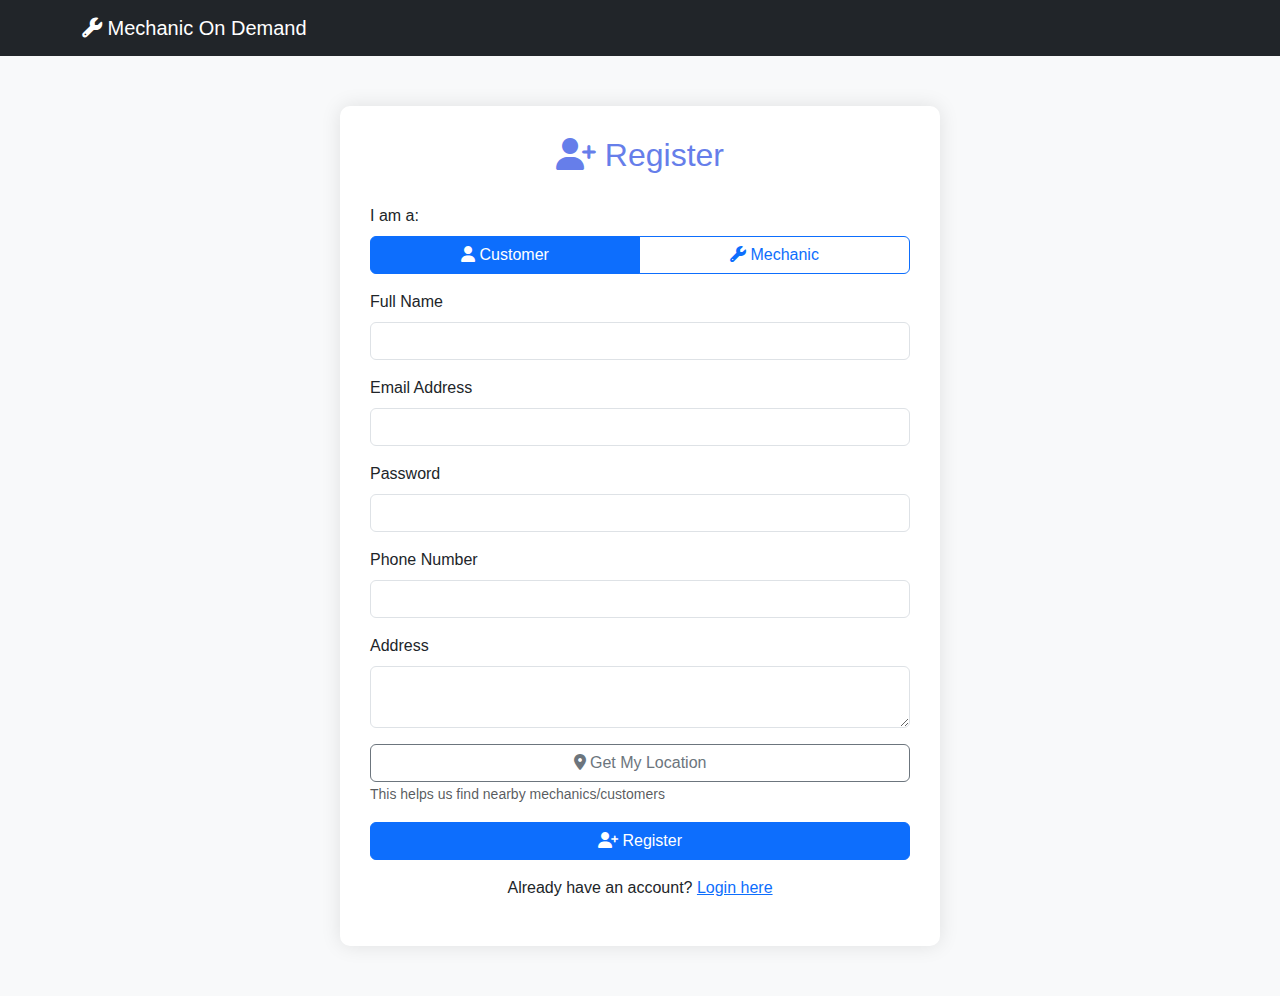
<file: frontend/register.html>
<!DOCTYPE html>
<html lang="en">
<head>
    <meta charset="UTF-8">
    <meta name="viewport" content="width=device-width, initial-scale=1.0">
    <title>Register - Mechanic On Demand</title>
    <link href="https://cdn.jsdelivr.net/npm/bootstrap@5.3.0/dist/css/bootstrap.min.css" rel="stylesheet">
    <link rel="stylesheet" href="https://cdnjs.cloudflare.com/ajax/libs/font-awesome/6.4.0/css/all.min.css">
    <link rel="stylesheet" href="css/style.css">
</head>
<body class="bg-light">
    <!-- Navigation -->
    <nav class="navbar navbar-expand-lg navbar-dark bg-dark">
        <div class="container">
            <a class="navbar-brand" href="index.html">
                <i class="fas fa-wrench"></i> Mechanic On Demand
            </a>
        </div>
    </nav>

    <!-- Registration Form -->
    <div class="container">
        <div class="form-container" style="max-width: 600px;">
            <h2 class="text-center"><i class="fas fa-user-plus"></i> Register</h2>
            
            <!-- Alert for messages -->
            <div id="alertMessage" class="alert d-none" role="alert"></div>
            
            <form id="registerForm">
                <!-- Role Selection -->
                <div class="mb-3">
                    <label class="form-label">I am a:</label>
                    <div class="btn-group w-100" role="group">
                        <input type="radio" class="btn-check" name="role" id="roleCustomer" value="CUSTOMER" checked>
                        <label class="btn btn-outline-primary" for="roleCustomer">
                            <i class="fas fa-user"></i> Customer
                        </label>
                        
                        <input type="radio" class="btn-check" name="role" id="roleMechanic" value="MECHANIC">
                        <label class="btn btn-outline-primary" for="roleMechanic">
                            <i class="fas fa-wrench"></i> Mechanic
                        </label>
                    </div>
                </div>
                
                <div class="mb-3">
                    <label for="name" class="form-label">Full Name</label>
                    <input type="text" class="form-control" id="name" required>
                </div>
                
                <div class="mb-3">
                    <label for="email" class="form-label">Email Address</label>
                    <input type="email" class="form-control" id="email" required>
                </div>
                
                <div class="mb-3">
                    <label for="password" class="form-label">Password</label>
                    <input type="password" class="form-control" id="password" minlength="6" required>
                </div>
                
                <div class="mb-3">
                    <label for="phone" class="form-label">Phone Number</label>
                    <input type="tel" class="form-control" id="phone" required>
                </div>
                
                <div class="mb-3">
                    <label for="address" class="form-label">Address</label>
                    <textarea class="form-control" id="address" rows="2"></textarea>
                </div>
                
                <!-- Mechanic-specific fields (hidden by default) -->
                <div id="mechanicFields" style="display: none;">
                    <div class="mb-3">
                        <label for="specialty" class="form-label">Specialty</label>
                        <select class="form-select" id="specialty">
                            <option value="All">All Vehicles</option>
                            <option value="Car">Car</option>
                            <option value="Bike">Bike</option>
                            <option value="Truck">Truck</option>
                        </select>
                    </div>
                    
                    <div class="mb-3">
                        <label for="hourlyRate" class="form-label">Hourly Rate ($)</label>
                        <input type="number" class="form-control" id="hourlyRate" value="50" step="0.01">
                    </div>
                </div>
                
                <!-- Location -->
                <div class="mb-3">
                    <button type="button" class="btn btn-outline-secondary w-100" onclick="getLocation()">
                        <i class="fas fa-map-marker-alt"></i> Get My Location
                    </button>
                    <small class="text-muted">This helps us find nearby mechanics/customers</small>
                    <input type="hidden" id="latitude">
                    <input type="hidden" id="longitude">
                </div>
                
                <button type="submit" class="btn btn-primary w-100 mb-3">
                    <i class="fas fa-user-plus"></i> Register
                </button>
                
                <div class="text-center">
                    <p>Already have an account? <a href="login.html">Login here</a></p>
                </div>
            </form>
        </div>
    </div>

    <!-- Loading Spinner -->
    <div class="spinner-container" id="loadingSpinner">
        <div class="spinner-border text-primary" role="status">
            <span class="visually-hidden">Loading...</span>
        </div>
    </div>

    <script src="https://cdn.jsdelivr.net/npm/bootstrap@5.3.0/dist/js/bootstrap.bundle.min.js"></script>
    <script src="js/auth.js"></script>
    <script>
        // Show/hide mechanic fields based on role selection
        document.querySelectorAll('input[name="role"]').forEach(radio => {
            radio.addEventListener('change', function() {
                const mechanicFields = document.getElementById('mechanicFields');
                if (this.value === 'MECHANIC') {
                    mechanicFields.style.display = 'block';
                } else {
                    mechanicFields.style.display = 'none';
                }
            });
        });
    </script>
</body>
</html>
</file>
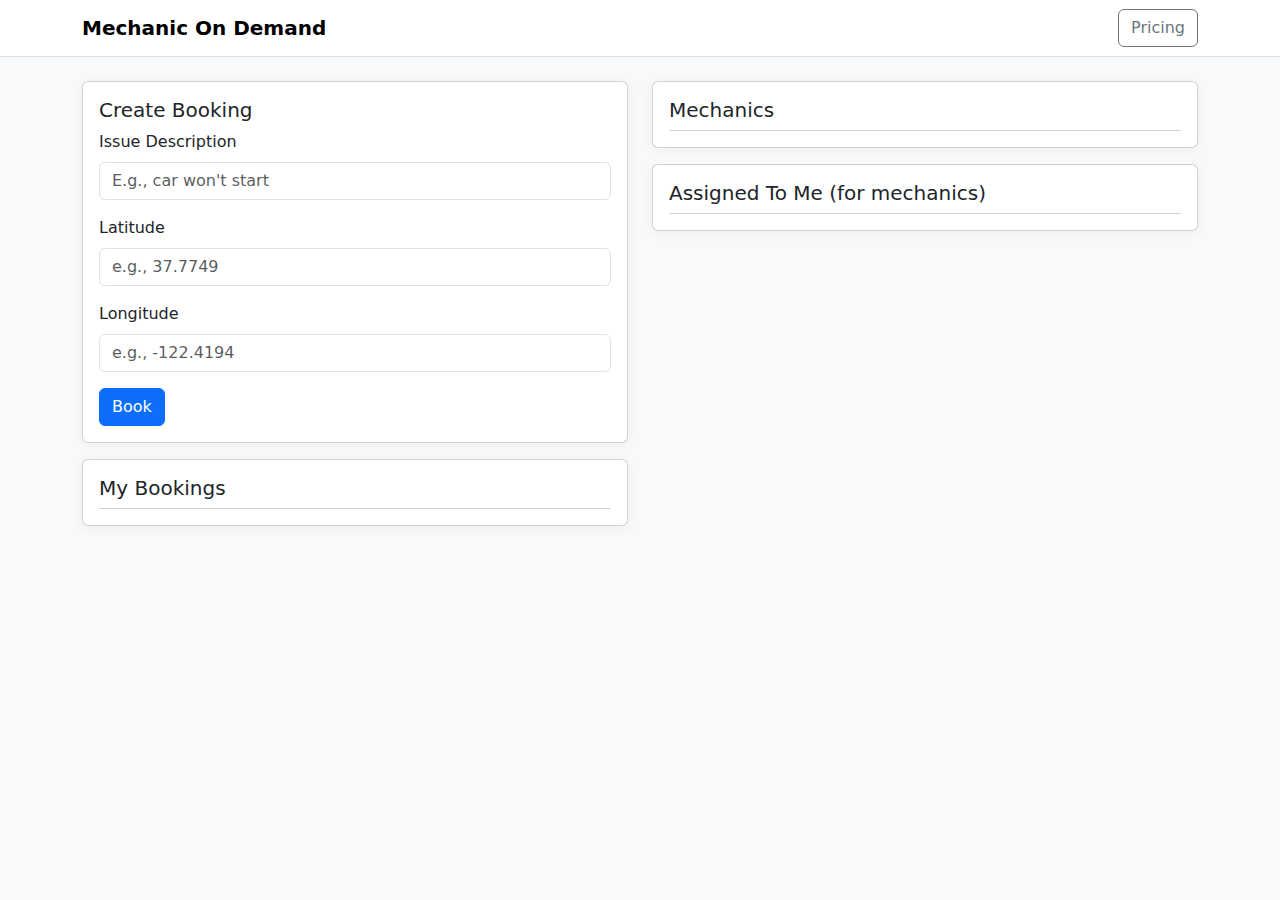
<file: frontend/pages/booking.html>
<!doctype html>
<html lang="en">
<head>
  <meta charset="utf-8">
  <meta name="viewport" content="width=device-width, initial-scale=1">
  <title>Book Mechanic - Mechanic On Demand</title>
  <link href="https://cdn.jsdelivr.net/npm/bootstrap@5.3.3/dist/css/bootstrap.min.css" rel="stylesheet">
  <link href="../assets/css/styles.css" rel="stylesheet">
</head>
<body>
<nav class="navbar navbar-light bg-white border-bottom">
  <div class="container">
    <a class="navbar-brand" href="index.html">Mechanic On Demand</a>
    <div>
      <a class="btn btn-outline-secondary" href="pricing.html">Pricing</a>
    </div>
  </div>
</nav>

<div class="container py-4">
  <div class="row g-4">
    <div class="col-md-6">
      <div class="card p-3">
        <h5>Create Booking</h5>
        <form id="bookingForm">
          <div class="mb-3">
            <label class="form-label">Issue Description</label>
            <input class="form-control" id="issue" placeholder="E.g., car won't start" required />
          </div>
          <div class="mb-3">
            <label class="form-label">Latitude</label>
            <input class="form-control" id="lat" placeholder="e.g., 37.7749" required />
          </div>
          <div class="mb-3">
            <label class="form-label">Longitude</label>
            <input class="form-control" id="lng" placeholder="e.g., -122.4194" required />
          </div>
          <button class="btn btn-primary" type="submit">Book</button>
        </form>
      </div>

      <div class="card p-3 mt-3">
        <h5>My Bookings</h5>
        <ul id="myBookings" class="list-group"></ul>
      </div>
    </div>

    <div class="col-md-6">
      <div class="card p-3">
        <h5>Mechanics</h5>
        <ul id="mechanics" class="list-group"></ul>
      </div>

      <div class="card p-3 mt-3">
        <h5>Assigned To Me (for mechanics)</h5>
        <ul id="assigned" class="list-group"></ul>
      </div>
    </div>
  </div>
</div>

<script>
const apiBase = 'http://localhost:8080/api';
function authHeaders() {
  const token = localStorage.getItem('token');
  return { 'Content-Type': 'application/json', 'Authorization': `Bearer ${token}` };
}

async function fetchMechanics() {
  const res = await fetch(`${apiBase}/mechanics`, { headers: authHeaders() });
  return res.json();
}

async function createBooking(issueDescription, latitude, longitude) {
  const res = await fetch(`${apiBase}/bookings`, {
    method: 'POST',
    headers: authHeaders(),
    body: JSON.stringify({ issueDescription, latitude: parseFloat(latitude), longitude: parseFloat(longitude) })
  });
  return res.json();
}

async function myBookings() {
  const res = await fetch(`${apiBase}/bookings/me`, { headers: authHeaders() });
  return res.json();
}

async function assignedBookings() {
  const res = await fetch(`${apiBase}/bookings/assigned`, { headers: authHeaders() });
  return res.json();
}

function renderList(el, items, renderItem) {
  el.innerHTML = '';
  items.forEach(item => {
    const li = document.createElement('li');
    li.className = 'list-group-item';
    li.innerHTML = renderItem(item);
    el.appendChild(li);
  });
}

document.getElementById('bookingForm').addEventListener('submit', async (e) => {
  e.preventDefault();
  const issue = document.getElementById('issue').value;
  const lat = document.getElementById('lat').value;
  const lng = document.getElementById('lng').value;
  try {
    await createBooking(issue, lat, lng);
    await refresh();
    alert('Booking created');
  } catch (err) {
    alert('Failed to create booking');
  }
});

async function refresh() {
  const [mech, mine, assigned] = await Promise.all([
    fetchMechanics(), myBookings(), assignedBookings()
  ]);
  renderList(document.getElementById('mechanics'), mech, (m) => `${m.fullName} - ${m.email}`);
  renderList(document.getElementById('myBookings'), mine, (b) => `#${b.id} - ${b.status} - ${b.issueDescription}`);
  renderList(document.getElementById('assigned'), assigned, (b) => `#${b.id} - ${b.status} - ${b.issueDescription}`);
}

refresh();

// If mechanic, subscribe to SSE notifications
if (localStorage.getItem('role') === 'MECHANIC') {
  const token = localStorage.getItem('token');
  const es = new EventSource(`${apiBase}/notifications/stream?token=${encodeURIComponent(token)}`, { withCredentials: false });
  es.onmessage = (ev) => console.log('msg', ev);
  es.addEventListener('booking', (ev) => {
    const data = JSON.parse(ev.data);
    alert(`New booking update: #${data.bookingId} - ${data.status}`);
    refresh();
  });
}
</script>
<script src="https://cdn.jsdelivr.net/npm/bootstrap@5.3.3/dist/js/bootstrap.bundle.min.js"></script>
</body>
</html>
</file>
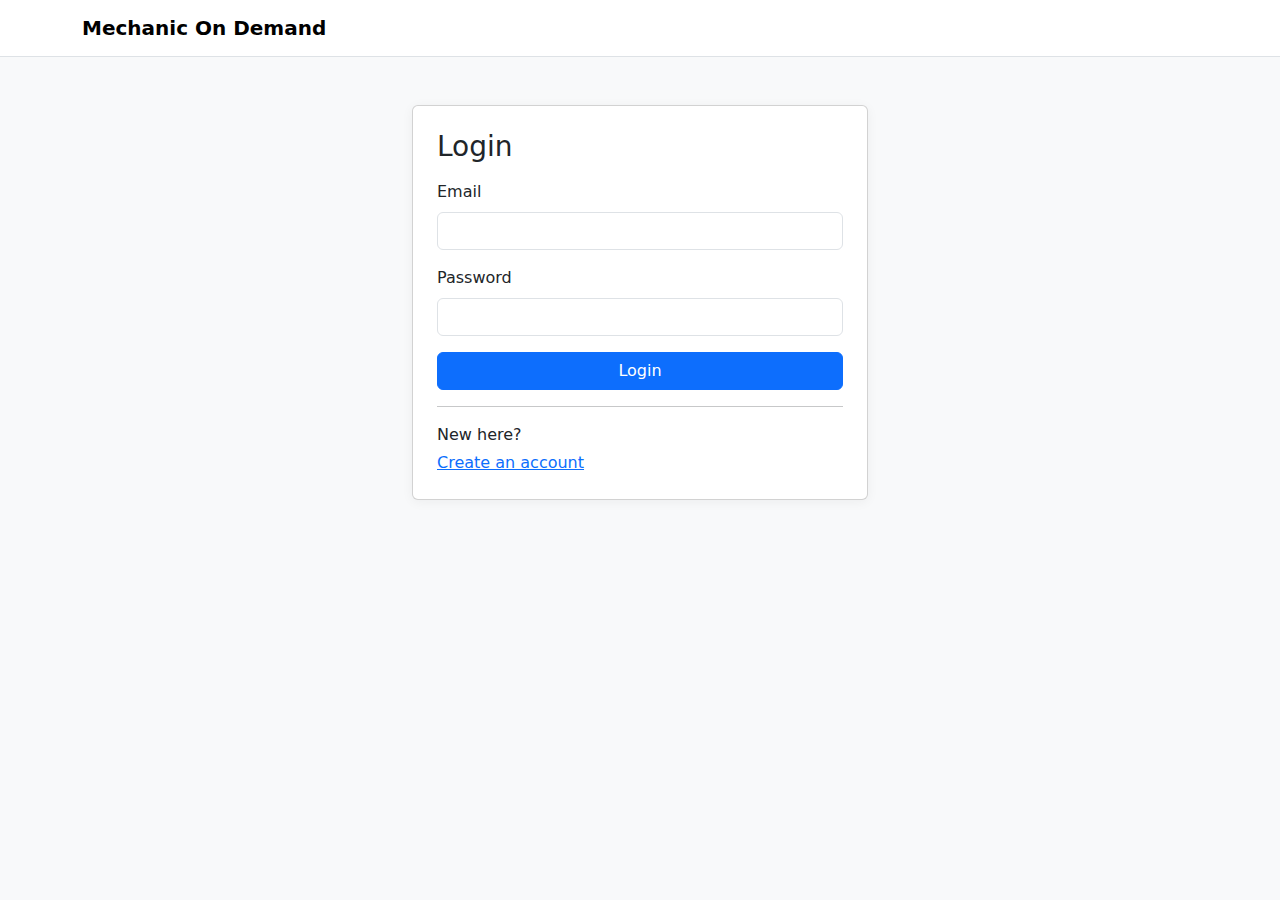
<file: frontend/pages/login.html>
<!doctype html>
<html lang="en">
<head>
  <meta charset="utf-8">
  <meta name="viewport" content="width=device-width, initial-scale=1">
  <title>Login - Mechanic On Demand</title>
  <link href="https://cdn.jsdelivr.net/npm/bootstrap@5.3.3/dist/css/bootstrap.min.css" rel="stylesheet">
  <link href="../assets/css/styles.css" rel="stylesheet">
</head>
<body>
<nav class="navbar navbar-light bg-white border-bottom">
  <div class="container">
    <a class="navbar-brand" href="index.html">Mechanic On Demand</a>
  </div>
</nav>

<div class="container py-5" style="max-width: 480px;">
  <div class="card p-4">
    <h3 class="mb-3">Login</h3>
    <form id="loginForm">
      <div class="mb-3">
        <label class="form-label">Email</label>
        <input type="email" class="form-control" id="email" required>
      </div>
      <div class="mb-3">
        <label class="form-label">Password</label>
        <input type="password" class="form-control" id="password" required>
      </div>
      <button class="btn btn-primary w-100" type="submit">Login</button>
    </form>
    <hr>
    <p class="mb-1">New here?</p>
    <a href="#" id="registerLink">Create an account</a>
  </div>
</div>

<script>
const apiBase = 'http://localhost:8080/api';

async function login(email, password) {
  const res = await fetch(`${apiBase}/auth/login`, {
    method: 'POST',
    headers: { 'Content-Type': 'application/json' },
    body: JSON.stringify({ email, password })
  });
  if (!res.ok) { throw new Error('Login failed'); }
  return res.json();
}

async function register(fullName, email, phone, password, role) {
  const res = await fetch(`${apiBase}/auth/register`, {
    method: 'POST',
    headers: { 'Content-Type': 'application/json' },
    body: JSON.stringify({ fullName, email, phone, password, role })
  });
  if (!res.ok) { throw new Error('Register failed'); }
  return res.json();
}

document.getElementById('loginForm').addEventListener('submit', async (e) => {
  e.preventDefault();
  const email = document.getElementById('email').value;
  const password = document.getElementById('password').value;
  try {
    const data = await login(email, password);
    localStorage.setItem('token', data.token);
    localStorage.setItem('userId', data.userId);
    localStorage.setItem('role', data.role);
    window.location.href = 'booking.html';
  } catch (err) {
    alert(err.message);
  }
});

document.getElementById('registerLink').addEventListener('click', async (e) => {
  e.preventDefault();
  const fullName = prompt('Full name:');
  const phone = prompt('Phone:');
  const email = prompt('Email:');
  const password = prompt('Password:');
  const role = prompt('Role (CUSTOMER/MECHANIC):', 'CUSTOMER');
  if (!fullName || !email || !password || !role) return;
  try {
    const data = await register(fullName, email, phone, password, role);
    localStorage.setItem('token', data.token);
    localStorage.setItem('userId', data.userId);
    localStorage.setItem('role', data.role);
    window.location.href = 'booking.html';
  } catch (err) {
    alert(err.message);
  }
});
</script>
<script src="https://cdn.jsdelivr.net/npm/bootstrap@5.3.3/dist/js/bootstrap.bundle.min.js"></script>
</body>
</html>
</file>
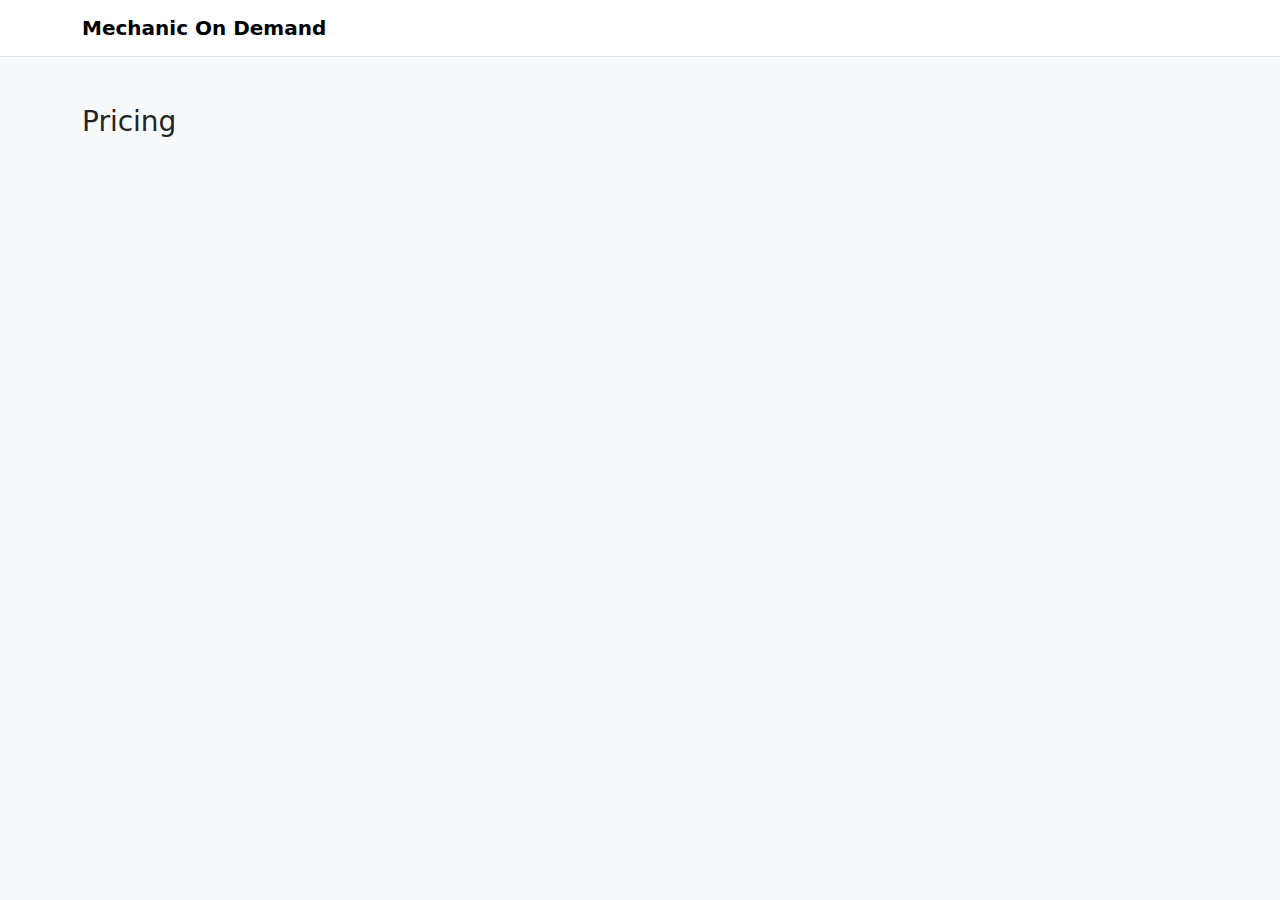
<file: frontend/pages/pricing.html>
<!doctype html>
<html lang="en">
<head>
  <meta charset="utf-8">
  <meta name="viewport" content="width=device-width, initial-scale=1">
  <title>Pricing - Mechanic On Demand</title>
  <link href="https://cdn.jsdelivr.net/npm/bootstrap@5.3.3/dist/css/bootstrap.min.css" rel="stylesheet">
  <link href="../assets/css/styles.css" rel="stylesheet">
</head>
<body>
<nav class="navbar navbar-light bg-white border-bottom">
  <div class="container">
    <a class="navbar-brand" href="index.html">Mechanic On Demand</a>
  </div>
</nav>

<div class="container py-5" id="pricing">
  <h3 class="mb-4">Pricing</h3>
  <div class="row" id="plans"></div>
</div>

<script>
const apiBase = 'http://localhost:8080/api';
async function loadPricing() {
  const res = await fetch(`${apiBase}/pricing`);
  const data = await res.json();
  const plans = [
    { name: 'Monthly', price: data.monthly, features: data.features },
    { name: 'Yearly', price: data.yearly, features: data.features }
  ];
  const container = document.getElementById('plans');
  container.innerHTML = '';
  for (const p of plans) {
    const col = document.createElement('div');
    col.className = 'col-md-6';
    col.innerHTML = `
      <div class="card p-3 mb-3">
        <h5>${p.name}</h5>
        <h2 class="fw-bold">$${p.price}</h2>
        <ul>${p.features.map(f => `<li>${f}</li>`).join('')}</ul>
        <button class="btn btn-primary">Choose ${p.name}</button>
      </div>
    `;
    container.appendChild(col);
  }
}
loadPricing();
</script>
<script src="https://cdn.jsdelivr.net/npm/bootstrap@5.3.3/dist/js/bootstrap.bundle.min.js"></script>
</body>
</html>
</file>
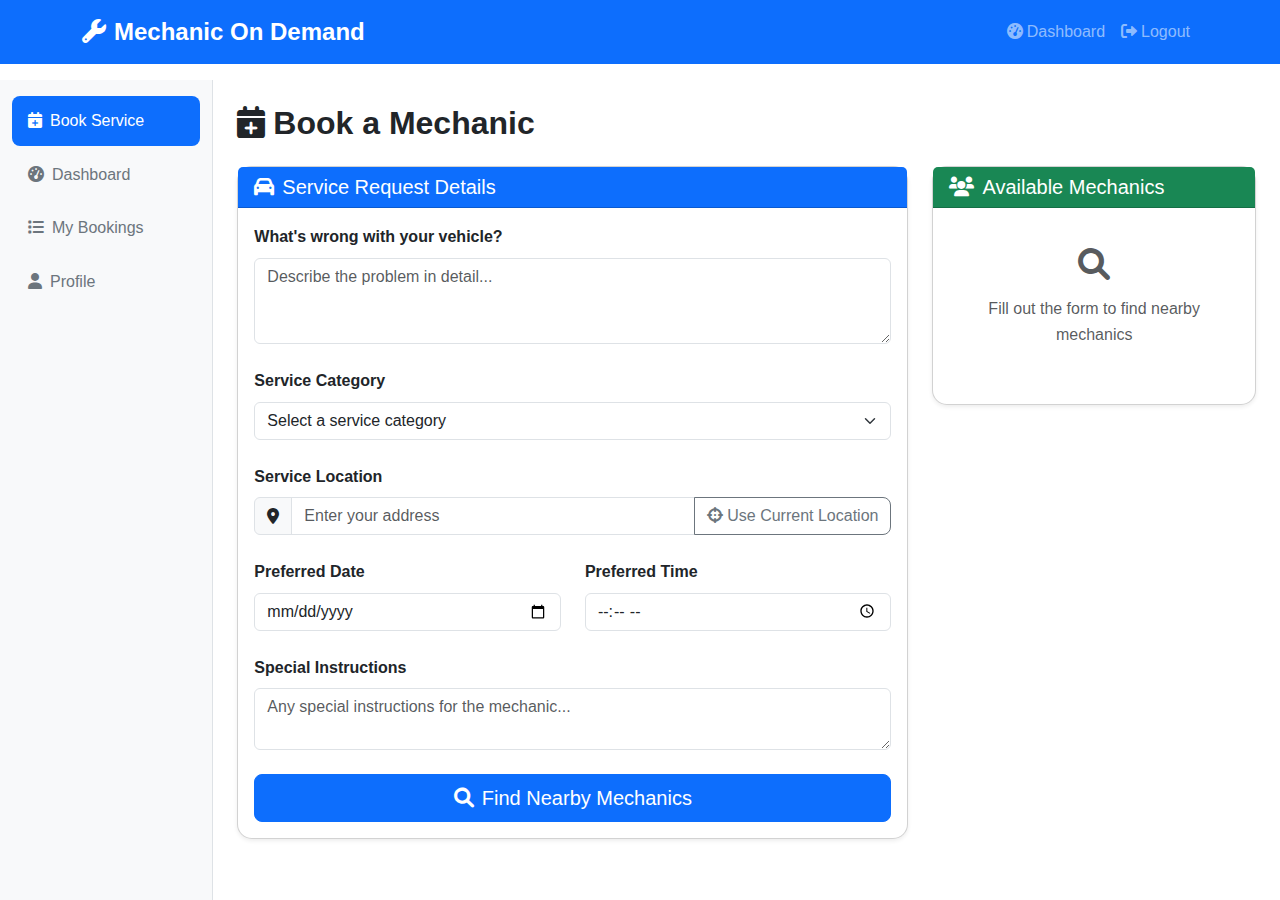
<file: mechanic-on-demand/frontend/booking.html>
<!DOCTYPE html>
<html lang="en">
<head>
    <meta charset="UTF-8">
    <meta name="viewport" content="width=device-width, initial-scale=1.0">
    <title>Book a Mechanic - Mechanic On Demand</title>
    
    <!-- Bootstrap CSS -->
    <link href="https://cdn.jsdelivr.net/npm/bootstrap@5.3.0/dist/css/bootstrap.min.css" rel="stylesheet">
    <!-- Font Awesome Icons -->
    <link href="https://cdnjs.cloudflare.com/ajax/libs/font-awesome/6.0.0/css/all.min.css" rel="stylesheet">
    <!-- Custom CSS -->
    <link href="css/style.css" rel="stylesheet">
</head>
<body>
    <!-- Navigation -->
    <nav class="navbar navbar-expand-lg navbar-dark bg-primary fixed-top">
        <div class="container">
            <a class="navbar-brand fw-bold" href="index.html">
                <i class="fas fa-wrench me-2"></i>Mechanic On Demand
            </a>
            
            <div class="navbar-nav ms-auto">
                <a class="nav-link" href="dashboard.html">
                    <i class="fas fa-tachometer-alt me-1"></i>Dashboard
                </a>
                <a class="nav-link" href="#" id="logoutBtn">
                    <i class="fas fa-sign-out-alt me-1"></i>Logout
                </a>
            </div>
        </div>
    </nav>

    <!-- Main Content -->
    <div class="container-fluid" style="margin-top: 80px;">
        <div class="row">
            <!-- Sidebar -->
            <div class="col-md-3 col-lg-2 bg-light sidebar">
                <div class="position-sticky pt-3">
                    <ul class="nav flex-column">
                        <li class="nav-item">
                            <a class="nav-link active" href="booking.html">
                                <i class="fas fa-calendar-plus me-2"></i>Book Service
                            </a>
                        </li>
                        <li class="nav-item">
                            <a class="nav-link" href="dashboard.html">
                                <i class="fas fa-tachometer-alt me-2"></i>Dashboard
                            </a>
                        </li>
                        <li class="nav-item">
                            <a class="nav-link" href="my-bookings.html">
                                <i class="fas fa-list me-2"></i>My Bookings
                            </a>
                        </li>
                        <li class="nav-item">
                            <a class="nav-link" href="profile.html">
                                <i class="fas fa-user me-2"></i>Profile
                            </a>
                        </li>
                    </ul>
                </div>
            </div>

            <!-- Main Content Area -->
            <div class="col-md-9 col-lg-10">
                <div class="container-fluid py-4">
                    <div class="row">
                        <div class="col-12">
                            <h2 class="fw-bold mb-4">
                                <i class="fas fa-calendar-plus me-2"></i>Book a Mechanic
                            </h2>
                        </div>
                    </div>

                    <div class="row">
                        <!-- Booking Form -->
                        <div class="col-lg-8">
                            <div class="card shadow-sm">
                                <div class="card-header bg-primary text-white">
                                    <h5 class="mb-0">
                                        <i class="fas fa-car me-2"></i>Service Request Details
                                    </h5>
                                </div>
                                <div class="card-body">
                                    <form id="bookingForm">
                                        <!-- Problem Description -->
                                        <div class="mb-4">
                                            <label for="problemDescription" class="form-label fw-bold">
                                                What's wrong with your vehicle?
                                            </label>
                                            <textarea class="form-control" id="problemDescription" rows="3" 
                                                      placeholder="Describe the problem in detail..." required></textarea>
                                        </div>

                                        <!-- Service Category -->
                                        <div class="mb-4">
                                            <label for="serviceCategory" class="form-label fw-bold">
                                                Service Category
                                            </label>
                                            <select class="form-select" id="serviceCategory" required>
                                                <option value="">Select a service category</option>
                                                <option value="1">Engine Repair</option>
                                                <option value="2">Brake Service</option>
                                                <option value="3">Tire Service</option>
                                                <option value="4">Electrical</option>
                                                <option value="5">AC Service</option>
                                                <option value="6">General Maintenance</option>
                                            </select>
                                        </div>

                                        <!-- Location -->
                                        <div class="mb-4">
                                            <label for="address" class="form-label fw-bold">
                                                Service Location
                                            </label>
                                            <div class="input-group">
                                                <span class="input-group-text">
                                                    <i class="fas fa-map-marker-alt"></i>
                                                </span>
                                                <input type="text" class="form-control" id="address" 
                                                       placeholder="Enter your address" required>
                                                <button class="btn btn-outline-secondary" type="button" id="getLocationBtn">
                                                    <i class="fas fa-crosshairs me-1"></i>Use Current Location
                                                </button>
                                            </div>
                                        </div>

                                        <!-- Date and Time -->
                                        <div class="row mb-4">
                                            <div class="col-md-6">
                                                <label for="bookingDate" class="form-label fw-bold">
                                                    Preferred Date
                                                </label>
                                                <input type="date" class="form-control" id="bookingDate" required>
                                            </div>
                                            <div class="col-md-6">
                                                <label for="bookingTime" class="form-label fw-bold">
                                                    Preferred Time
                                                </label>
                                                <input type="time" class="form-control" id="bookingTime" required>
                                            </div>
                                        </div>

                                        <!-- Special Instructions -->
                                        <div class="mb-4">
                                            <label for="specialInstructions" class="form-label fw-bold">
                                                Special Instructions
                                            </label>
                                            <textarea class="form-control" id="specialInstructions" rows="2" 
                                                      placeholder="Any special instructions for the mechanic..."></textarea>
                                        </div>

                                        <!-- Submit Button -->
                                        <div class="d-grid">
                                            <button type="submit" class="btn btn-primary btn-lg">
                                                <i class="fas fa-search me-2"></i>Find Nearby Mechanics
                                            </button>
                                        </div>
                                    </form>
                                </div>
                            </div>
                        </div>

                        <!-- Available Mechanics -->
                        <div class="col-lg-4">
                            <div class="card shadow-sm">
                                <div class="card-header bg-success text-white">
                                    <h5 class="mb-0">
                                        <i class="fas fa-users me-2"></i>Available Mechanics
                                    </h5>
                                </div>
                                <div class="card-body">
                                    <div id="mechanicsList">
                                        <div class="text-center text-muted py-4">
                                            <i class="fas fa-search fa-2x mb-3"></i>
                                            <p>Fill out the form to find nearby mechanics</p>
                                        </div>
                                    </div>
                                </div>
                            </div>
                        </div>
                    </div>

                    <!-- Mechanic Cards (Hidden initially) -->
                    <div class="row mt-4" id="mechanicCards" style="display: none;">
                        <div class="col-12">
                            <h4 class="fw-bold mb-3">Select a Mechanic</h4>
                            <div class="row" id="mechanicCardsContainer">
                                <!-- Mechanic cards will be populated here -->
                            </div>
                        </div>
                    </div>
                </div>
            </div>
        </div>
    </div>

    <!-- Mechanic Selection Modal -->
    <div class="modal fade" id="mechanicModal" tabindex="-1">
        <div class="modal-dialog modal-lg">
            <div class="modal-content">
                <div class="modal-header">
                    <h5 class="modal-title">
                        <i class="fas fa-wrench me-2"></i>Confirm Booking
                    </h5>
                    <button type="button" class="btn-close" data-bs-dismiss="modal"></button>
                </div>
                <div class="modal-body">
                    <div id="selectedMechanicInfo">
                        <!-- Selected mechanic info will be populated here -->
                    </div>
                </div>
                <div class="modal-footer">
                    <button type="button" class="btn btn-secondary" data-bs-dismiss="modal">Cancel</button>
                    <button type="button" class="btn btn-primary" id="confirmBookingBtn">
                        <i class="fas fa-check me-2"></i>Confirm Booking
                    </button>
                </div>
            </div>
        </div>
    </div>

    <!-- Bootstrap JS -->
    <script src="https://cdn.jsdelivr.net/npm/bootstrap@5.3.0/dist/js/bootstrap.bundle.min.js"></script>
    <!-- Custom JS -->
    <script src="js/booking.js"></script>
</body>
</html>
</file>
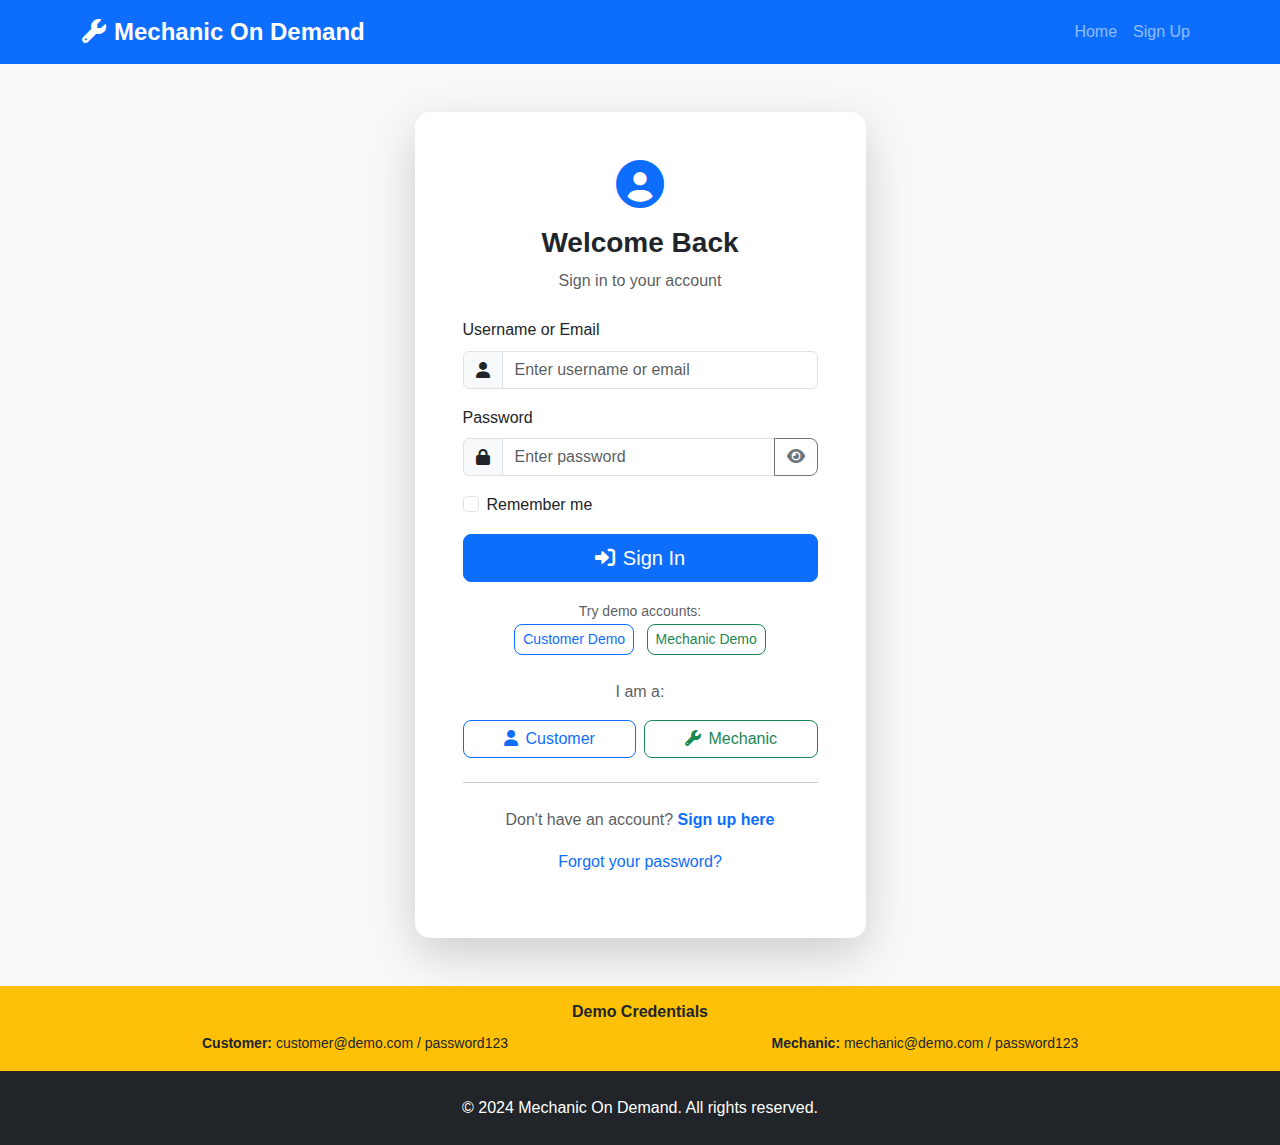
<file: mechanic-on-demand/frontend/login.html>
<!DOCTYPE html>
<html lang="en">
<head>
    <meta charset="UTF-8">
    <meta name="viewport" content="width=device-width, initial-scale=1.0">
    <title>Login - Mechanic On Demand</title>
    
    <!-- Bootstrap CSS -->
    <link href="https://cdn.jsdelivr.net/npm/bootstrap@5.3.0/dist/css/bootstrap.min.css" rel="stylesheet">
    <!-- Font Awesome Icons -->
    <link href="https://cdnjs.cloudflare.com/ajax/libs/font-awesome/6.0.0/css/all.min.css" rel="stylesheet">
    <!-- Custom CSS -->
    <link href="css/style.css" rel="stylesheet">
</head>
<body class="bg-light">
    <!-- Navigation -->
    <nav class="navbar navbar-expand-lg navbar-dark bg-primary">
        <div class="container">
            <a class="navbar-brand fw-bold" href="index.html">
                <i class="fas fa-wrench me-2"></i>Mechanic On Demand
            </a>
            
            <div class="navbar-nav ms-auto">
                <a class="nav-link" href="index.html">Home</a>
                <a class="nav-link" href="register.html">Sign Up</a>
            </div>
        </div>
    </nav>

    <!-- Login Section -->
    <section class="py-5">
        <div class="container">
            <div class="row justify-content-center">
                <div class="col-md-6 col-lg-5">
                    <div class="card shadow-lg border-0">
                        <div class="card-body p-5">
                            <div class="text-center mb-4">
                                <i class="fas fa-user-circle text-primary" style="font-size: 3rem;"></i>
                                <h3 class="fw-bold mt-3">Welcome Back</h3>
                                <p class="text-muted">Sign in to your account</p>
                            </div>

                            <!-- Login Form -->
                            <form id="loginForm">
                                <div class="mb-3">
                                    <label for="usernameOrEmail" class="form-label">Username or Email</label>
                                    <div class="input-group">
                                        <span class="input-group-text">
                                            <i class="fas fa-user"></i>
                                        </span>
                                        <input type="text" class="form-control" id="usernameOrEmail" 
                                               placeholder="Enter username or email" required>
                                    </div>
                                </div>

                                <div class="mb-3">
                                    <label for="password" class="form-label">Password</label>
                                    <div class="input-group">
                                        <span class="input-group-text">
                                            <i class="fas fa-lock"></i>
                                        </span>
                                        <input type="password" class="form-control" id="password" 
                                               placeholder="Enter password" required>
                                        <button class="btn btn-outline-secondary" type="button" id="togglePassword">
                                            <i class="fas fa-eye"></i>
                                        </button>
                                    </div>
                                </div>

                                <div class="mb-3 form-check">
                                    <input type="checkbox" class="form-check-input" id="rememberMe">
                                    <label class="form-check-label" for="rememberMe">
                                        Remember me
                                    </label>
                                </div>

                                <div class="d-grid">
                                    <button type="submit" class="btn btn-primary btn-lg">
                                        <i class="fas fa-sign-in-alt me-2"></i>Sign In
                                    </button>
                                </div>
                            </form>

                            <!-- User Type Selection -->
                            <div class="mt-4">
                                <p class="text-center text-muted mb-3">I am a:</p>
                                <div class="row g-2">
                                    <div class="col-6">
                                        <button class="btn btn-outline-primary w-100 user-type-btn" data-type="CUSTOMER">
                                            <i class="fas fa-user me-2"></i>Customer
                                        </button>
                                    </div>
                                    <div class="col-6">
                                        <button class="btn btn-outline-success w-100 user-type-btn" data-type="MECHANIC">
                                            <i class="fas fa-wrench me-2"></i>Mechanic
                                        </button>
                                    </div>
                                </div>
                            </div>

                            <hr class="my-4">

                            <div class="text-center">
                                <p class="text-muted">Don't have an account? 
                                    <a href="register.html" class="text-primary text-decoration-none fw-bold">Sign up here</a>
                                </p>
                                <p class="text-muted">
                                    <a href="#" class="text-decoration-none">Forgot your password?</a>
                                </p>
                            </div>
                        </div>
                    </div>
                </div>
            </div>
        </div>
    </section>

    <!-- Demo Credentials -->
    <section class="py-3 bg-warning">
        <div class="container">
            <div class="row">
                <div class="col-12 text-center">
                    <h6 class="mb-2 fw-bold">Demo Credentials</h6>
                    <div class="row">
                        <div class="col-md-6">
                            <small><strong>Customer:</strong> customer@demo.com / password123</small>
                        </div>
                        <div class="col-md-6">
                            <small><strong>Mechanic:</strong> mechanic@demo.com / password123</small>
                        </div>
                    </div>
                </div>
            </div>
        </div>
    </section>

    <!-- Footer -->
    <footer class="bg-dark text-white py-4">
        <div class="container text-center">
            <p class="mb-0">&copy; 2024 Mechanic On Demand. All rights reserved.</p>
        </div>
    </footer>

    <!-- Bootstrap JS -->
    <script src="https://cdn.jsdelivr.net/npm/bootstrap@5.3.0/dist/js/bootstrap.bundle.min.js"></script>
    <!-- Custom JS -->
    <script src="js/auth.js"></script>
</body>
</html>
</file>
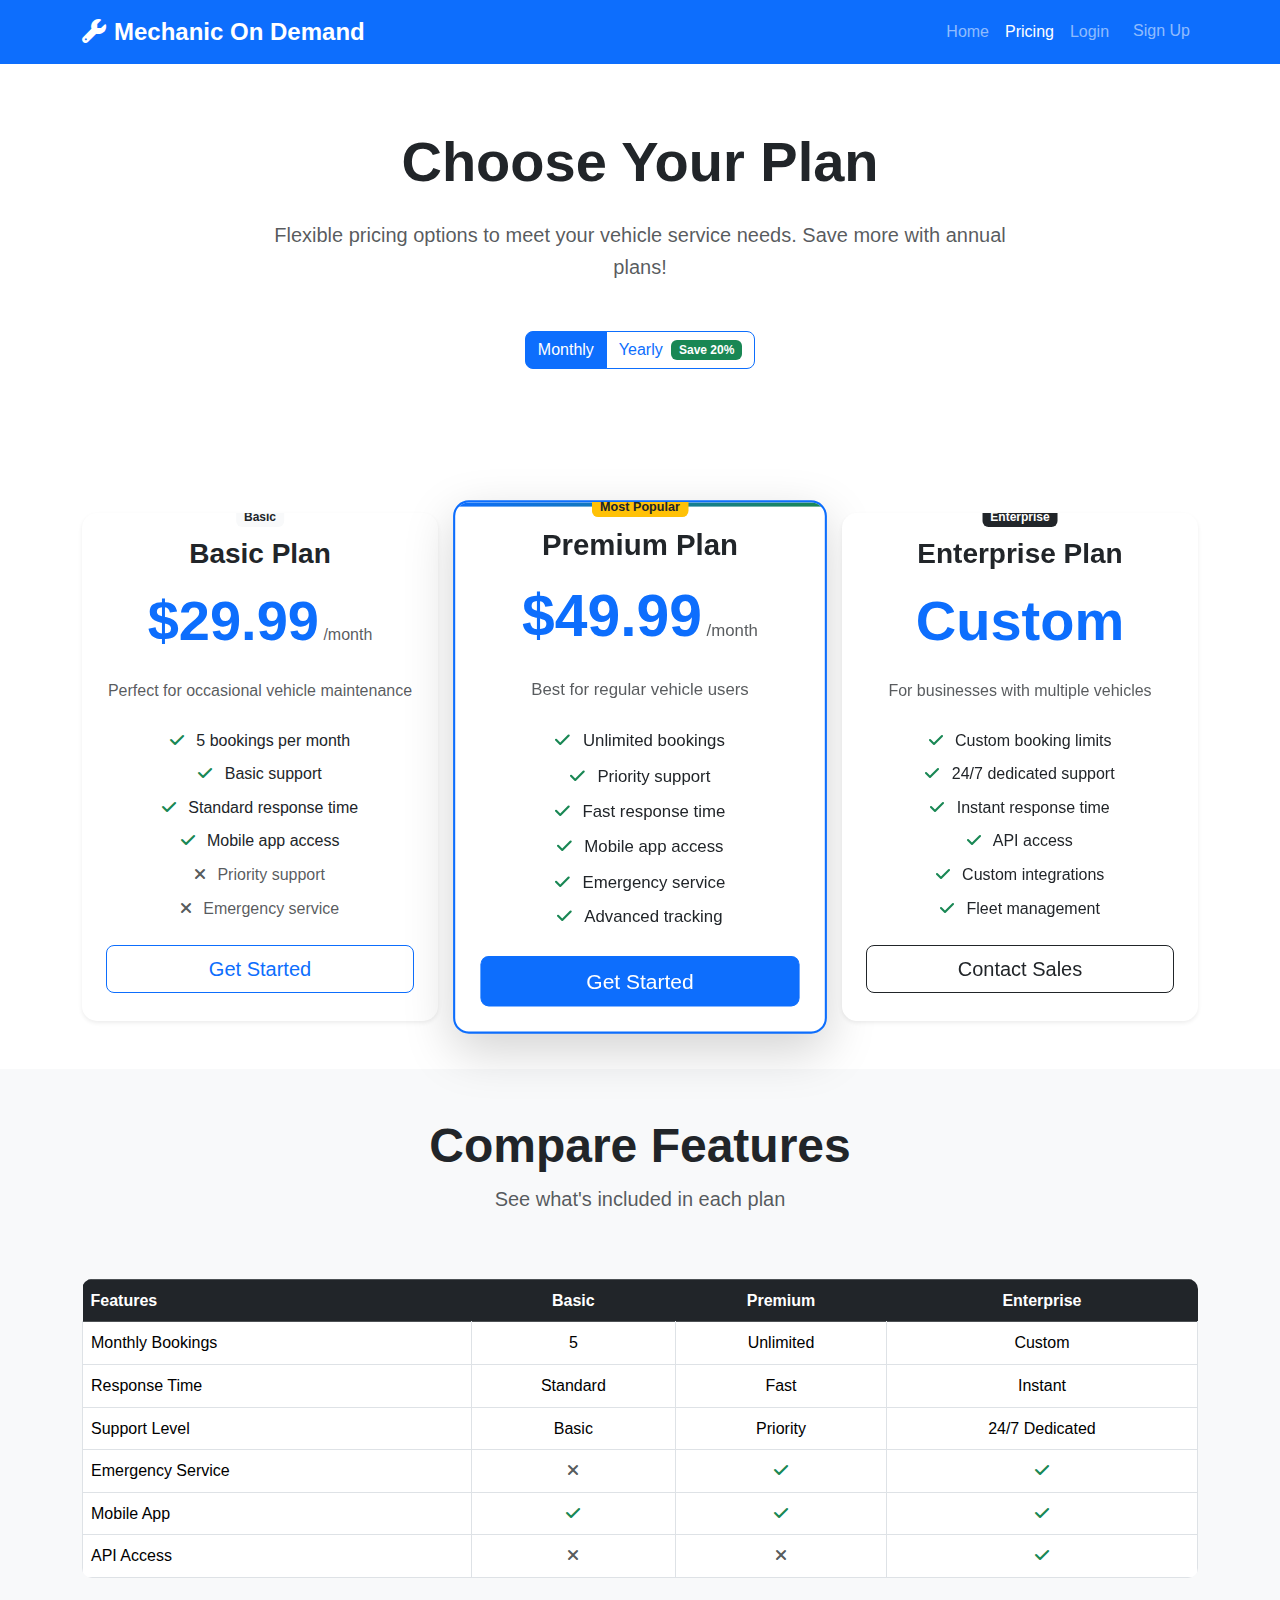
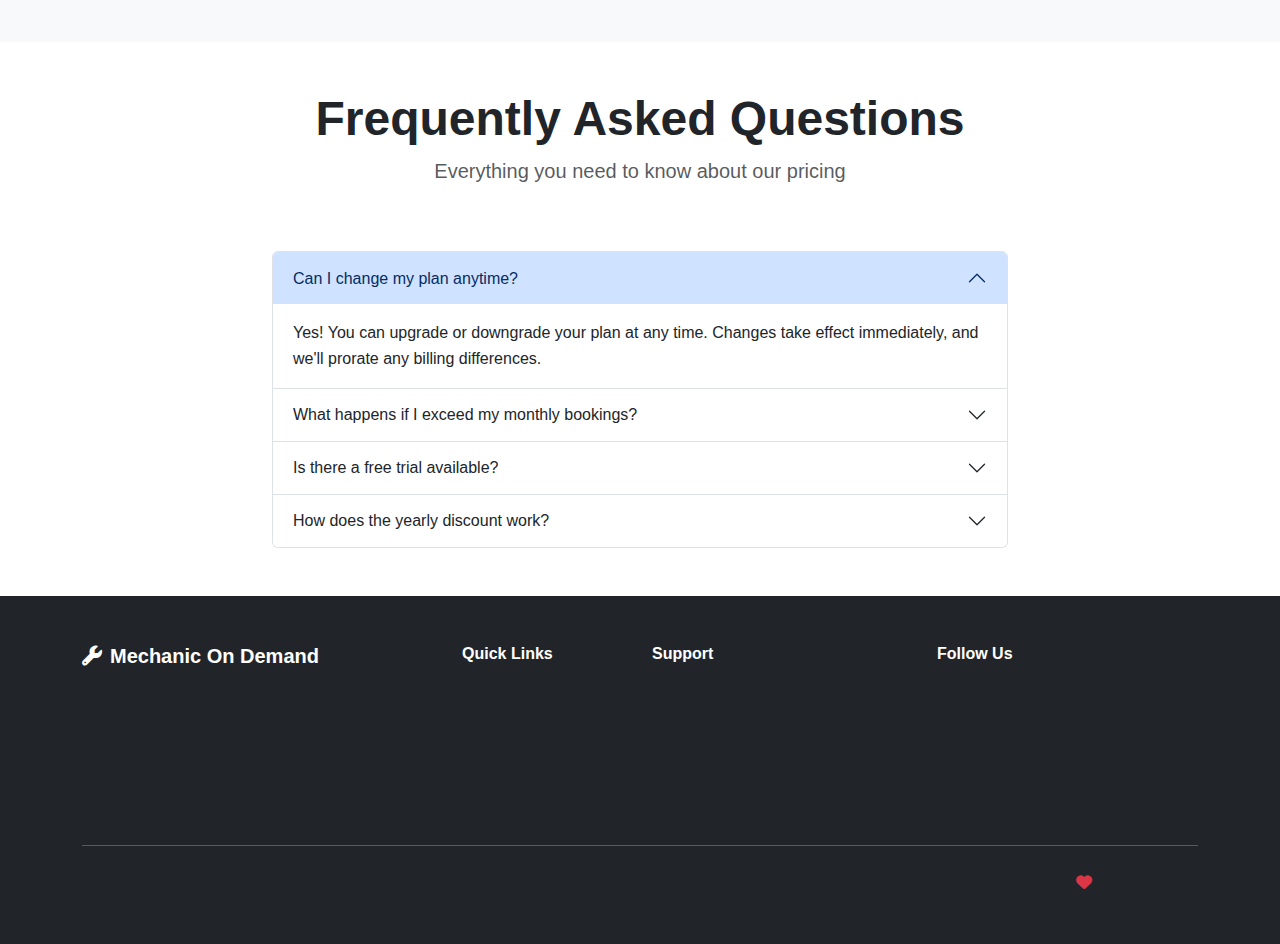
<file: mechanic-on-demand/frontend/pricing.html>
<!DOCTYPE html>
<html lang="en">
<head>
    <meta charset="UTF-8">
    <meta name="viewport" content="width=device-width, initial-scale=1.0">
    <title>Pricing Plans - Mechanic On Demand</title>
    
    <!-- Bootstrap CSS -->
    <link href="https://cdn.jsdelivr.net/npm/bootstrap@5.3.0/dist/css/bootstrap.min.css" rel="stylesheet">
    <!-- Font Awesome Icons -->
    <link href="https://cdnjs.cloudflare.com/ajax/libs/font-awesome/6.0.0/css/all.min.css" rel="stylesheet">
    <!-- Custom CSS -->
    <link href="css/style.css" rel="stylesheet">
</head>
<body>
    <!-- Navigation -->
    <nav class="navbar navbar-expand-lg navbar-dark bg-primary fixed-top">
        <div class="container">
            <a class="navbar-brand fw-bold" href="index.html">
                <i class="fas fa-wrench me-2"></i>Mechanic On Demand
            </a>
            
            <button class="navbar-toggler" type="button" data-bs-toggle="collapse" data-bs-target="#navbarNav">
                <span class="navbar-toggler-icon"></span>
            </button>
            
            <div class="collapse navbar-collapse" id="navbarNav">
                <ul class="navbar-nav ms-auto">
                    <li class="nav-item">
                        <a class="nav-link" href="index.html">Home</a>
                    </li>
                    <li class="nav-item">
                        <a class="nav-link active" href="pricing.html">Pricing</a>
                    </li>
                    <li class="nav-item">
                        <a class="nav-link" href="login.html">Login</a>
                    </li>
                    <li class="nav-item">
                        <a class="nav-link btn btn-outline-light ms-2" href="register.html">Sign Up</a>
                    </li>
                </ul>
            </div>
        </div>
    </nav>

    <!-- Pricing Header -->
    <section class="pricing-header py-5" style="margin-top: 80px;">
        <div class="container">
            <div class="row text-center">
                <div class="col-lg-8 mx-auto">
                    <h1 class="display-4 fw-bold mb-4">Choose Your Plan</h1>
                    <p class="lead text-muted mb-5">
                        Flexible pricing options to meet your vehicle service needs. 
                        Save more with annual plans!
                    </p>
                    
                    <!-- Billing Toggle -->
                    <div class="d-flex justify-content-center mb-5">
                        <div class="btn-group" role="group">
                            <input type="radio" class="btn-check" name="billing" id="monthly" autocomplete="off" checked>
                            <label class="btn btn-outline-primary" for="monthly">Monthly</label>
                            
                            <input type="radio" class="btn-check" name="billing" id="yearly" autocomplete="off">
                            <label class="btn btn-outline-primary" for="yearly">Yearly <span class="badge bg-success ms-1">Save 20%</span></label>
                        </div>
                    </div>
                </div>
            </div>
        </div>
    </section>

    <!-- Pricing Cards -->
    <section class="py-5">
        <div class="container">
            <div class="row g-4">
                <!-- Basic Plan -->
                <div class="col-lg-4">
                    <div class="card h-100 border-0 shadow-sm pricing-card">
                        <div class="card-body p-4 text-center">
                            <div class="pricing-badge mb-3">
                                <span class="badge bg-light text-dark">Basic</span>
                            </div>
                            <h3 class="fw-bold mb-3">Basic Plan</h3>
                            <div class="pricing-price mb-4">
                                <span class="display-4 fw-bold text-primary monthly-price">$29.99</span>
                                <span class="display-4 fw-bold text-primary yearly-price d-none">$299.99</span>
                                <span class="text-muted">/month</span>
                            </div>
                            <p class="text-muted mb-4">Perfect for occasional vehicle maintenance</p>
                            
                            <ul class="list-unstyled mb-4">
                                <li class="mb-2">
                                    <i class="fas fa-check text-success me-2"></i>
                                    <span class="monthly-feature">5 bookings per month</span>
                                    <span class="yearly-feature d-none">5 bookings per month</span>
                                </li>
                                <li class="mb-2">
                                    <i class="fas fa-check text-success me-2"></i>
                                    Basic support
                                </li>
                                <li class="mb-2">
                                    <i class="fas fa-check text-success me-2"></i>
                                    Standard response time
                                </li>
                                <li class="mb-2">
                                    <i class="fas fa-check text-success me-2"></i>
                                    Mobile app access
                                </li>
                                <li class="mb-2">
                                    <i class="fas fa-times text-muted me-2"></i>
                                    <span class="text-muted">Priority support</span>
                                </li>
                                <li class="mb-2">
                                    <i class="fas fa-times text-muted me-2"></i>
                                    <span class="text-muted">Emergency service</span>
                                </li>
                            </ul>
                            
                            <div class="d-grid">
                                <a href="register.html" class="btn btn-outline-primary btn-lg">
                                    Get Started
                                </a>
                            </div>
                        </div>
                    </div>
                </div>

                <!-- Premium Plan -->
                <div class="col-lg-4">
                    <div class="card h-100 border-0 shadow-lg pricing-card featured">
                        <div class="card-body p-4 text-center position-relative">
                            <div class="pricing-badge mb-3">
                                <span class="badge bg-warning text-dark">Most Popular</span>
                            </div>
                            <h3 class="fw-bold mb-3">Premium Plan</h3>
                            <div class="pricing-price mb-4">
                                <span class="display-4 fw-bold text-primary monthly-price">$49.99</span>
                                <span class="display-4 fw-bold text-primary yearly-price d-none">$499.99</span>
                                <span class="text-muted">/month</span>
                            </div>
                            <p class="text-muted mb-4">Best for regular vehicle users</p>
                            
                            <ul class="list-unstyled mb-4">
                                <li class="mb-2">
                                    <i class="fas fa-check text-success me-2"></i>
                                    <span class="monthly-feature">Unlimited bookings</span>
                                    <span class="yearly-feature d-none">Unlimited bookings</span>
                                </li>
                                <li class="mb-2">
                                    <i class="fas fa-check text-success me-2"></i>
                                    Priority support
                                </li>
                                <li class="mb-2">
                                    <i class="fas fa-check text-success me-2"></i>
                                    Fast response time
                                </li>
                                <li class="mb-2">
                                    <i class="fas fa-check text-success me-2"></i>
                                    Mobile app access
                                </li>
                                <li class="mb-2">
                                    <i class="fas fa-check text-success me-2"></i>
                                    Emergency service
                                </li>
                                <li class="mb-2">
                                    <i class="fas fa-check text-success me-2"></i>
                                    Advanced tracking
                                </li>
                            </ul>
                            
                            <div class="d-grid">
                                <a href="register.html" class="btn btn-primary btn-lg">
                                    Get Started
                                </a>
                            </div>
                        </div>
                    </div>
                </div>

                <!-- Enterprise Plan -->
                <div class="col-lg-4">
                    <div class="card h-100 border-0 shadow-sm pricing-card">
                        <div class="card-body p-4 text-center">
                            <div class="pricing-badge mb-3">
                                <span class="badge bg-dark">Enterprise</span>
                            </div>
                            <h3 class="fw-bold mb-3">Enterprise Plan</h3>
                            <div class="pricing-price mb-4">
                                <span class="display-4 fw-bold text-primary">Custom</span>
                            </div>
                            <p class="text-muted mb-4">For businesses with multiple vehicles</p>
                            
                            <ul class="list-unstyled mb-4">
                                <li class="mb-2">
                                    <i class="fas fa-check text-success me-2"></i>
                                    Custom booking limits
                                </li>
                                <li class="mb-2">
                                    <i class="fas fa-check text-success me-2"></i>
                                    24/7 dedicated support
                                </li>
                                <li class="mb-2">
                                    <i class="fas fa-check text-success me-2"></i>
                                    Instant response time
                                </li>
                                <li class="mb-2">
                                    <i class="fas fa-check text-success me-2"></i>
                                    API access
                                </li>
                                <li class="mb-2">
                                    <i class="fas fa-check text-success me-2"></i>
                                    Custom integrations
                                </li>
                                <li class="mb-2">
                                    <i class="fas fa-check text-success me-2"></i>
                                    Fleet management
                                </li>
                            </ul>
                            
                            <div class="d-grid">
                                <button class="btn btn-outline-dark btn-lg" data-bs-toggle="modal" data-bs-target="#contactModal">
                                    Contact Sales
                                </button>
                            </div>
                        </div>
                    </div>
                </div>
            </div>
        </div>
    </section>

    <!-- Features Comparison -->
    <section class="py-5 bg-light">
        <div class="container">
            <div class="row text-center mb-5">
                <div class="col-lg-8 mx-auto">
                    <h2 class="display-5 fw-bold">Compare Features</h2>
                    <p class="lead text-muted">See what's included in each plan</p>
                </div>
            </div>
            
            <div class="row">
                <div class="col-12">
                    <div class="table-responsive">
                        <table class="table table-bordered">
                            <thead class="table-dark">
                                <tr>
                                    <th>Features</th>
                                    <th class="text-center">Basic</th>
                                    <th class="text-center">Premium</th>
                                    <th class="text-center">Enterprise</th>
                                </tr>
                            </thead>
                            <tbody>
                                <tr>
                                    <td>Monthly Bookings</td>
                                    <td class="text-center">5</td>
                                    <td class="text-center">Unlimited</td>
                                    <td class="text-center">Custom</td>
                                </tr>
                                <tr>
                                    <td>Response Time</td>
                                    <td class="text-center">Standard</td>
                                    <td class="text-center">Fast</td>
                                    <td class="text-center">Instant</td>
                                </tr>
                                <tr>
                                    <td>Support Level</td>
                                    <td class="text-center">Basic</td>
                                    <td class="text-center">Priority</td>
                                    <td class="text-center">24/7 Dedicated</td>
                                </tr>
                                <tr>
                                    <td>Emergency Service</td>
                                    <td class="text-center"><i class="fas fa-times text-muted"></i></td>
                                    <td class="text-center"><i class="fas fa-check text-success"></i></td>
                                    <td class="text-center"><i class="fas fa-check text-success"></i></td>
                                </tr>
                                <tr>
                                    <td>Mobile App</td>
                                    <td class="text-center"><i class="fas fa-check text-success"></i></td>
                                    <td class="text-center"><i class="fas fa-check text-success"></i></td>
                                    <td class="text-center"><i class="fas fa-check text-success"></i></td>
                                </tr>
                                <tr>
                                    <td>API Access</td>
                                    <td class="text-center"><i class="fas fa-times text-muted"></i></td>
                                    <td class="text-center"><i class="fas fa-times text-muted"></i></td>
                                    <td class="text-center"><i class="fas fa-check text-success"></i></td>
                                </tr>
                            </tbody>
                        </table>
                    </div>
                </div>
            </div>
        </div>
    </section>

    <!-- FAQ Section -->
    <section class="py-5">
        <div class="container">
            <div class="row text-center mb-5">
                <div class="col-lg-8 mx-auto">
                    <h2 class="display-5 fw-bold">Frequently Asked Questions</h2>
                    <p class="lead text-muted">Everything you need to know about our pricing</p>
                </div>
            </div>
            
            <div class="row">
                <div class="col-lg-8 mx-auto">
                    <div class="accordion" id="faqAccordion">
                        <div class="accordion-item">
                            <h2 class="accordion-header">
                                <button class="accordion-button" type="button" data-bs-toggle="collapse" data-bs-target="#faq1">
                                    Can I change my plan anytime?
                                </button>
                            </h2>
                            <div id="faq1" class="accordion-collapse collapse show" data-bs-parent="#faqAccordion">
                                <div class="accordion-body">
                                    Yes! You can upgrade or downgrade your plan at any time. Changes take effect immediately, and we'll prorate any billing differences.
                                </div>
                            </div>
                        </div>
                        
                        <div class="accordion-item">
                            <h2 class="accordion-header">
                                <button class="accordion-button collapsed" type="button" data-bs-toggle="collapse" data-bs-target="#faq2">
                                    What happens if I exceed my monthly bookings?
                                </button>
                            </h2>
                            <div id="faq2" class="accordion-collapse collapse" data-bs-parent="#faqAccordion">
                                <div class="accordion-body">
                                    For Basic plan users, additional bookings beyond your monthly limit are charged at $15 per booking. Premium plan users have unlimited bookings included.
                                </div>
                            </div>
                        </div>
                        
                        <div class="accordion-item">
                            <h2 class="accordion-header">
                                <button class="accordion-button collapsed" type="button" data-bs-toggle="collapse" data-bs-target="#faq3">
                                    Is there a free trial available?
                                </button>
                            </h2>
                            <div id="faq3" class="accordion-collapse collapse" data-bs-parent="#faqAccordion">
                                <div class="accordion-body">
                                    Yes! We offer a 7-day free trial for new users. You can try any plan risk-free and cancel anytime during the trial period.
                                </div>
                            </div>
                        </div>
                        
                        <div class="accordion-item">
                            <h2 class="accordion-header">
                                <button class="accordion-button collapsed" type="button" data-bs-toggle="collapse" data-bs-target="#faq4">
                                    How does the yearly discount work?
                                </button>
                            </h2>
                            <div id="faq4" class="accordion-collapse collapse" data-bs-parent="#faqAccordion">
                                <div class="accordion-body">
                                    When you choose yearly billing, you save 20% compared to monthly billing. This discount is automatically applied at checkout.
                                </div>
                            </div>
                        </div>
                    </div>
                </div>
            </div>
        </div>
    </section>

    <!-- Contact Modal -->
    <div class="modal fade" id="contactModal" tabindex="-1">
        <div class="modal-dialog">
            <div class="modal-content">
                <div class="modal-header">
                    <h5 class="modal-title">Contact Sales</h5>
                    <button type="button" class="btn-close" data-bs-dismiss="modal"></button>
                </div>
                <div class="modal-body">
                    <p>Interested in our Enterprise plan? Contact our sales team for a custom quote.</p>
                    <div class="mb-3">
                        <label for="contactEmail" class="form-label">Email</label>
                        <input type="email" class="form-control" id="contactEmail" placeholder="your@email.com">
                    </div>
                    <div class="mb-3">
                        <label for="contactMessage" class="form-label">Message</label>
                        <textarea class="form-control" id="contactMessage" rows="3" placeholder="Tell us about your needs..."></textarea>
                    </div>
                </div>
                <div class="modal-footer">
                    <button type="button" class="btn btn-secondary" data-bs-dismiss="modal">Cancel</button>
                    <button type="button" class="btn btn-primary">Send Message</button>
                </div>
            </div>
        </div>
    </div>

    <!-- Footer -->
    <footer class="bg-dark text-white py-5">
        <div class="container">
            <div class="row">
                <div class="col-lg-4 mb-4">
                    <h5 class="fw-bold mb-3">
                        <i class="fas fa-wrench me-2"></i>Mechanic On Demand
                    </h5>
                    <p class="text-muted">
                        Your trusted partner for all vehicle repair needs. 
                        Fast, reliable, and professional service.
                    </p>
                </div>
                
                <div class="col-lg-2 mb-4">
                    <h6 class="fw-bold mb-3">Quick Links</h6>
                    <ul class="list-unstyled">
                        <li><a href="index.html" class="text-muted text-decoration-none">Home</a></li>
                        <li><a href="pricing.html" class="text-muted text-decoration-none">Pricing</a></li>
                        <li><a href="login.html" class="text-muted text-decoration-none">Login</a></li>
                        <li><a href="register.html" class="text-muted text-decoration-none">Sign Up</a></li>
                    </ul>
                </div>
                
                <div class="col-lg-3 mb-4">
                    <h6 class="fw-bold mb-3">Support</h6>
                    <ul class="list-unstyled">
                        <li><a href="#" class="text-muted text-decoration-none">Help Center</a></li>
                        <li><a href="#" class="text-muted text-decoration-none">Contact Us</a></li>
                        <li><a href="#" class="text-muted text-decoration-none">Terms of Service</a></li>
                        <li><a href="#" class="text-muted text-decoration-none">Privacy Policy</a></li>
                    </ul>
                </div>
                
                <div class="col-lg-3 mb-4">
                    <h6 class="fw-bold mb-3">Follow Us</h6>
                    <div class="d-flex gap-3">
                        <a href="#" class="text-muted"><i class="fab fa-facebook-f"></i></a>
                        <a href="#" class="text-muted"><i class="fab fa-twitter"></i></a>
                        <a href="#" class="text-muted"><i class="fab fa-instagram"></i></a>
                        <a href="#" class="text-muted"><i class="fab fa-linkedin-in"></i></a>
                    </div>
                </div>
            </div>
            
            <hr class="my-4">
            <div class="row align-items-center">
                <div class="col-md-6">
                    <p class="text-muted mb-0">&copy; 2024 Mechanic On Demand. All rights reserved.</p>
                </div>
                <div class="col-md-6 text-md-end">
                    <p class="text-muted mb-0">Made with <i class="fas fa-heart text-danger"></i> for car owners</p>
                </div>
            </div>
        </div>
    </footer>

    <!-- Bootstrap JS -->
    <script src="https://cdn.jsdelivr.net/npm/bootstrap@5.3.0/dist/js/bootstrap.bundle.min.js"></script>
    <!-- Custom JS -->
    <script src="js/pricing.js"></script>
</body>
</html>
</file>
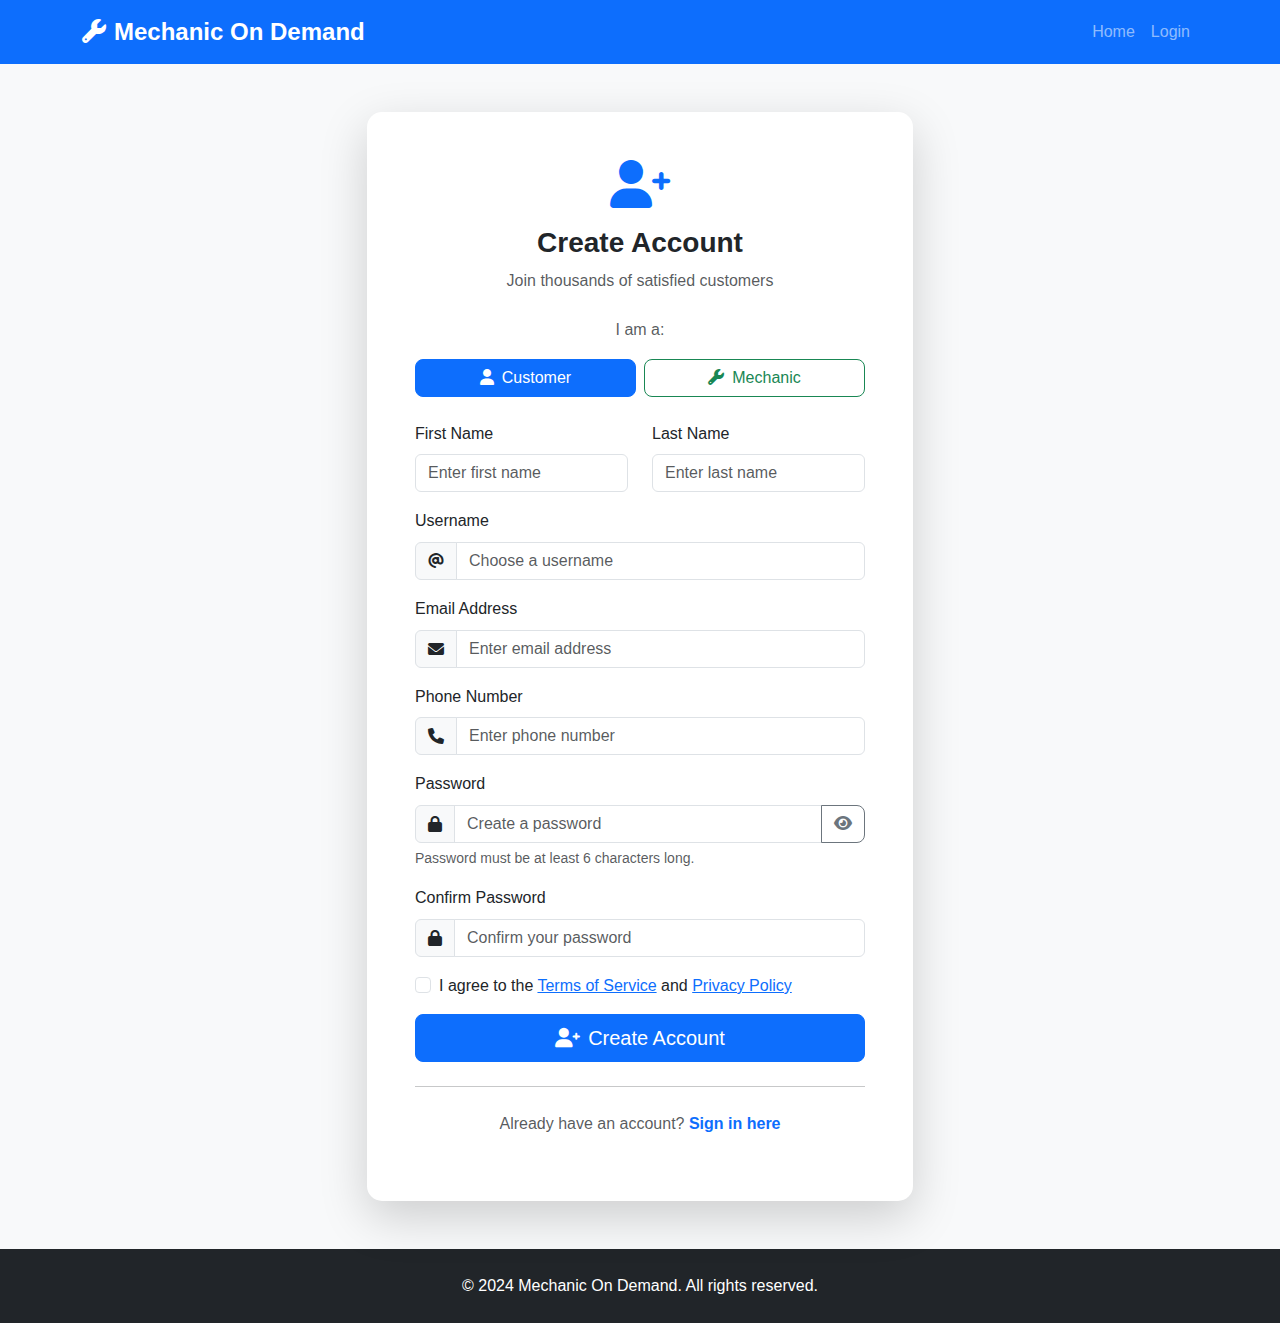
<file: mechanic-on-demand/frontend/register.html>
<!DOCTYPE html>
<html lang="en">
<head>
    <meta charset="UTF-8">
    <meta name="viewport" content="width=device-width, initial-scale=1.0">
    <title>Sign Up - Mechanic On Demand</title>
    
    <!-- Bootstrap CSS -->
    <link href="https://cdn.jsdelivr.net/npm/bootstrap@5.3.0/dist/css/bootstrap.min.css" rel="stylesheet">
    <!-- Font Awesome Icons -->
    <link href="https://cdnjs.cloudflare.com/ajax/libs/font-awesome/6.0.0/css/all.min.css" rel="stylesheet">
    <!-- Custom CSS -->
    <link href="css/style.css" rel="stylesheet">
</head>
<body class="bg-light">
    <!-- Navigation -->
    <nav class="navbar navbar-expand-lg navbar-dark bg-primary">
        <div class="container">
            <a class="navbar-brand fw-bold" href="index.html">
                <i class="fas fa-wrench me-2"></i>Mechanic On Demand
            </a>
            
            <div class="navbar-nav ms-auto">
                <a class="nav-link" href="index.html">Home</a>
                <a class="nav-link" href="login.html">Login</a>
            </div>
        </div>
    </nav>

    <!-- Registration Section -->
    <section class="py-5">
        <div class="container">
            <div class="row justify-content-center">
                <div class="col-md-8 col-lg-6">
                    <div class="card shadow-lg border-0">
                        <div class="card-body p-5">
                            <div class="text-center mb-4">
                                <i class="fas fa-user-plus text-primary" style="font-size: 3rem;"></i>
                                <h3 class="fw-bold mt-3">Create Account</h3>
                                <p class="text-muted">Join thousands of satisfied customers</p>
                            </div>

                            <!-- User Type Selection -->
                            <div class="mb-4">
                                <p class="text-center text-muted mb-3">I am a:</p>
                                <div class="row g-2">
                                    <div class="col-6">
                                        <button class="btn btn-outline-primary w-100 user-type-btn active" data-type="CUSTOMER">
                                            <i class="fas fa-user me-2"></i>Customer
                                        </button>
                                    </div>
                                    <div class="col-6">
                                        <button class="btn btn-outline-success w-100 user-type-btn" data-type="MECHANIC">
                                            <i class="fas fa-wrench me-2"></i>Mechanic
                                        </button>
                                    </div>
                                </div>
                            </div>

                            <!-- Registration Form -->
                            <form id="registerForm">
                                <div class="row">
                                    <div class="col-md-6 mb-3">
                                        <label for="firstName" class="form-label">First Name</label>
                                        <input type="text" class="form-control" id="firstName" 
                                               placeholder="Enter first name" required>
                                    </div>
                                    <div class="col-md-6 mb-3">
                                        <label for="lastName" class="form-label">Last Name</label>
                                        <input type="text" class="form-control" id="lastName" 
                                               placeholder="Enter last name" required>
                                    </div>
                                </div>

                                <div class="mb-3">
                                    <label for="username" class="form-label">Username</label>
                                    <div class="input-group">
                                        <span class="input-group-text">
                                            <i class="fas fa-at"></i>
                                        </span>
                                        <input type="text" class="form-control" id="username" 
                                               placeholder="Choose a username" required>
                                    </div>
                                </div>

                                <div class="mb-3">
                                    <label for="email" class="form-label">Email Address</label>
                                    <div class="input-group">
                                        <span class="input-group-text">
                                            <i class="fas fa-envelope"></i>
                                        </span>
                                        <input type="email" class="form-control" id="email" 
                                               placeholder="Enter email address" required>
                                    </div>
                                </div>

                                <div class="mb-3">
                                    <label for="phone" class="form-label">Phone Number</label>
                                    <div class="input-group">
                                        <span class="input-group-text">
                                            <i class="fas fa-phone"></i>
                                        </span>
                                        <input type="tel" class="form-control" id="phone" 
                                               placeholder="Enter phone number">
                                    </div>
                                </div>

                                <div class="mb-3">
                                    <label for="password" class="form-label">Password</label>
                                    <div class="input-group">
                                        <span class="input-group-text">
                                            <i class="fas fa-lock"></i>
                                        </span>
                                        <input type="password" class="form-control" id="password" 
                                               placeholder="Create a password" required>
                                        <button class="btn btn-outline-secondary" type="button" id="togglePassword">
                                            <i class="fas fa-eye"></i>
                                        </button>
                                    </div>
                                    <div class="form-text">
                                        Password must be at least 6 characters long.
                                    </div>
                                </div>

                                <div class="mb-3">
                                    <label for="confirmPassword" class="form-label">Confirm Password</label>
                                    <div class="input-group">
                                        <span class="input-group-text">
                                            <i class="fas fa-lock"></i>
                                        </span>
                                        <input type="password" class="form-control" id="confirmPassword" 
                                               placeholder="Confirm your password" required>
                                    </div>
                                </div>

                                <!-- Mechanic-specific fields -->
                                <div id="mechanicFields" class="d-none">
                                    <hr class="my-4">
                                    <h6 class="fw-bold text-success mb-3">
                                        <i class="fas fa-wrench me-2"></i>Mechanic Information
                                    </h6>
                                    
                                    <div class="mb-3">
                                        <label for="specialization" class="form-label">Specialization</label>
                                        <select class="form-select" id="specialization">
                                            <option value="">Select specialization</option>
                                            <option value="Engine Repair">Engine Repair</option>
                                            <option value="Brake Service">Brake Service</option>
                                            <option value="Tire Service">Tire Service</option>
                                            <option value="Electrical">Electrical</option>
                                            <option value="AC Service">AC Service</option>
                                            <option value="General Maintenance">General Maintenance</option>
                                        </select>
                                    </div>

                                    <div class="row">
                                        <div class="col-md-6 mb-3">
                                            <label for="experienceYears" class="form-label">Years of Experience</label>
                                            <input type="number" class="form-control" id="experienceYears" 
                                                   placeholder="0" min="0">
                                        </div>
                                        <div class="col-md-6 mb-3">
                                            <label for="hourlyRate" class="form-label">Hourly Rate ($)</label>
                                            <input type="number" class="form-control" id="hourlyRate" 
                                                   placeholder="0.00" min="0" step="0.01">
                                        </div>
                                    </div>

                                    <div class="mb-3">
                                        <label for="address" class="form-label">Service Address</label>
                                        <textarea class="form-control" id="address" rows="2" 
                                                  placeholder="Enter your service address"></textarea>
                                    </div>
                                </div>

                                <div class="mb-3 form-check">
                                    <input type="checkbox" class="form-check-input" id="agreeTerms" required>
                                    <label class="form-check-label" for="agreeTerms">
                                        I agree to the <a href="#" class="text-primary">Terms of Service</a> 
                                        and <a href="#" class="text-primary">Privacy Policy</a>
                                    </label>
                                </div>

                                <div class="d-grid">
                                    <button type="submit" class="btn btn-primary btn-lg">
                                        <i class="fas fa-user-plus me-2"></i>Create Account
                                    </button>
                                </div>
                            </form>

                            <hr class="my-4">

                            <div class="text-center">
                                <p class="text-muted">Already have an account? 
                                    <a href="login.html" class="text-primary text-decoration-none fw-bold">Sign in here</a>
                                </p>
                            </div>
                        </div>
                    </div>
                </div>
            </div>
        </div>
    </section>

    <!-- Footer -->
    <footer class="bg-dark text-white py-4">
        <div class="container text-center">
            <p class="mb-0">&copy; 2024 Mechanic On Demand. All rights reserved.</p>
        </div>
    </footer>

    <!-- Bootstrap JS -->
    <script src="https://cdn.jsdelivr.net/npm/bootstrap@5.3.0/dist/js/bootstrap.bundle.min.js"></script>
    <!-- Custom JS -->
    <script src="js/auth.js"></script>
</body>
</html>
</file>
<file: frontend/css/style.css>
/* ==========================================
   Mechanic On Demand - Custom Styles
   ========================================== */

/* Global Styles */
:root {
    --primary-color: #0d6efd;
    --secondary-color: #6c757d;
    --success-color: #198754;
    --warning-color: #ffc107;
    --danger-color: #dc3545;
}

body {
    font-family: 'Segoe UI', Tahoma, Geneva, Verdana, sans-serif;
}

/* Hero Section */
.hero-section {
    background: linear-gradient(135deg, #667eea 0%, #764ba2 100%);
    padding: 120px 0;
    position: relative;
    overflow: hidden;
}

.hero-section::before {
    content: '';
    position: absolute;
    top: 0;
    left: 0;
    right: 0;
    bottom: 0;
    background: url('https://images.unsplash.com/photo-1486262715619-67b85e0b08d3?w=1200') center/cover;
    opacity: 0.1;
}

.hero-section .container {
    position: relative;
    z-index: 1;
}

/* Step Numbers */
.step-number {
    width: 60px;
    height: 60px;
    background: linear-gradient(135deg, #667eea 0%, #764ba2 100%);
    color: white;
    border-radius: 50%;
    display: inline-flex;
    align-items: center;
    justify-content: center;
    font-size: 24px;
    font-weight: bold;
}

/* Cards */
.card {
    transition: transform 0.3s, box-shadow 0.3s;
    border: none;
}

.card:hover {
    transform: translateY(-10px);
    box-shadow: 0 10px 30px rgba(0,0,0,0.2) !important;
}

/* Form Styles */
.form-container {
    max-width: 500px;
    margin: 50px auto;
    padding: 30px;
    background: white;
    border-radius: 10px;
    box-shadow: 0 0 20px rgba(0,0,0,0.1);
}

.form-container h2 {
    color: #667eea;
    margin-bottom: 30px;
}

/* Pricing Cards */
.pricing-card {
    border: 2px solid #e9ecef;
    transition: all 0.3s;
}

.pricing-card:hover {
    border-color: #667eea;
    transform: scale(1.05);
}

.pricing-card.featured {
    border-color: #667eea;
    background: linear-gradient(135deg, #667eea15 0%, #764ba215 100%);
}

.price {
    font-size: 48px;
    font-weight: bold;
    color: #667eea;
}

/* Mechanic Card */
.mechanic-card {
    cursor: pointer;
    transition: all 0.3s;
}

.mechanic-card:hover {
    transform: translateY(-5px);
    box-shadow: 0 5px 20px rgba(0,0,0,0.15);
}

.mechanic-avatar {
    width: 80px;
    height: 80px;
    border-radius: 50%;
    background: linear-gradient(135deg, #667eea 0%, #764ba2 100%);
    display: flex;
    align-items: center;
    justify-content: center;
    font-size: 32px;
    color: white;
    margin: 0 auto 15px;
}

.rating {
    color: #ffc107;
}

/* Status Badges */
.status-badge {
    padding: 5px 15px;
    border-radius: 20px;
    font-size: 12px;
    font-weight: bold;
}

.status-pending {
    background: #ffc107;
    color: #000;
}

.status-accepted {
    background: #28a745;
    color: white;
}

.status-in-progress {
    background: #17a2b8;
    color: white;
}

.status-completed {
    background: #6c757d;
    color: white;
}

.status-rejected, .status-cancelled {
    background: #dc3545;
    color: white;
}

/* Dashboard Styles */
.dashboard-card {
    border-left: 4px solid #667eea;
}

.stat-number {
    font-size: 36px;
    font-weight: bold;
    color: #667eea;
}

/* Buttons */
.btn-gradient {
    background: linear-gradient(135deg, #667eea 0%, #764ba2 100%);
    color: white;
    border: none;
}

.btn-gradient:hover {
    background: linear-gradient(135deg, #764ba2 0%, #667eea 100%);
    color: white;
}

/* Responsive */
@media (max-width: 768px) {
    .hero-section {
        padding: 80px 0;
    }
    
    .hero-section h1 {
        font-size: 2.5rem;
    }
}

/* Loading Spinner */
.spinner-container {
    display: none;
    position: fixed;
    top: 50%;
    left: 50%;
    transform: translate(-50%, -50%);
    z-index: 9999;
}

/* Alert Styles */
.alert-custom {
    position: fixed;
    top: 80px;
    right: 20px;
    z-index: 9999;
    min-width: 300px;
    animation: slideIn 0.3s ease-out;
}

@keyframes slideIn {
    from {
        transform: translateX(400px);
        opacity: 0;
    }
    to {
        transform: translateX(0);
        opacity: 1;
    }
}
</file>
<file: mechanic-on-demand/frontend/css/style.css>
/* Custom CSS for Mechanic On Demand Application */

/* Root Variables */
:root {
    --primary-color: #0d6efd;
    --secondary-color: #6c757d;
    --success-color: #198754;
    --warning-color: #ffc107;
    --danger-color: #dc3545;
    --info-color: #0dcaf0;
    --light-color: #f8f9fa;
    --dark-color: #212529;
    --font-family: 'Segoe UI', Tahoma, Geneva, Verdana, sans-serif;
}

/* Global Styles */
body {
    font-family: var(--font-family);
    line-height: 1.6;
}

/* Navigation Styles */
.navbar-brand {
    font-size: 1.5rem;
}

.navbar-nav .nav-link {
    font-weight: 500;
    transition: color 0.3s ease;
}

.navbar-nav .nav-link:hover {
    color: var(--warning-color) !important;
}

/* Hero Section */
.hero-section {
    background: linear-gradient(135deg, var(--primary-color) 0%, #0056b3 100%);
    min-height: 100vh;
    display: flex;
    align-items: center;
}

.hero-image {
    text-align: center;
    animation: float 3s ease-in-out infinite;
}

@keyframes float {
    0%, 100% { transform: translateY(0px); }
    50% { transform: translateY(-20px); }
}

/* Feature Icons */
.feature-icon {
    width: 80px;
    height: 80px;
    background: linear-gradient(135deg, var(--primary-color), #0056b3);
    border-radius: 50%;
    display: flex;
    align-items: center;
    justify-content: center;
    margin: 0 auto;
    font-size: 2rem;
    color: white;
}

/* Step Numbers */
.step-number .badge {
    width: 60px;
    height: 60px;
    font-size: 1.5rem;
    display: flex;
    align-items: center;
    justify-content: center;
}

/* Card Styles */
.card {
    transition: transform 0.3s ease, box-shadow 0.3s ease;
    border-radius: 15px;
}

.card:hover {
    transform: translateY(-5px);
    box-shadow: 0 10px 25px rgba(0,0,0,0.1) !important;
}

/* Pricing Cards */
.pricing-card {
    position: relative;
    overflow: hidden;
}

.pricing-card.featured {
    border: 2px solid var(--primary-color) !important;
    transform: scale(1.05);
}

.pricing-card.featured::before {
    content: '';
    position: absolute;
    top: 0;
    left: 0;
    right: 0;
    height: 4px;
    background: linear-gradient(90deg, var(--primary-color), var(--success-color));
}

.pricing-badge {
    position: absolute;
    top: -10px;
    left: 50%;
    transform: translateX(-50%);
}

.pricing-price {
    position: relative;
}

/* Sidebar Styles */
.sidebar {
    min-height: calc(100vh - 80px);
    border-right: 1px solid #dee2e6;
}

.sidebar .nav-link {
    color: var(--secondary-color);
    padding: 0.75rem 1rem;
    border-radius: 8px;
    margin-bottom: 0.25rem;
    transition: all 0.3s ease;
}

.sidebar .nav-link:hover,
.sidebar .nav-link.active {
    background-color: var(--primary-color);
    color: white;
}

/* Form Styles */
.form-control:focus {
    border-color: var(--primary-color);
    box-shadow: 0 0 0 0.2rem rgba(13, 110, 253, 0.25);
}

.btn {
    border-radius: 8px;
    font-weight: 500;
    transition: all 0.3s ease;
}

.btn:hover {
    transform: translateY(-2px);
}

/* User Type Buttons */
.user-type-btn {
    transition: all 0.3s ease;
}

.user-type-btn.active {
    background-color: var(--primary-color);
    color: white;
    border-color: var(--primary-color);
}

.user-type-btn:not(.active):hover {
    background-color: var(--light-color);
    border-color: var(--primary-color);
    color: var(--primary-color);
}

/* Mechanic Cards */
.mechanic-card {
    border: 1px solid #dee2e6;
    border-radius: 12px;
    transition: all 0.3s ease;
    cursor: pointer;
}

.mechanic-card:hover {
    border-color: var(--primary-color);
    box-shadow: 0 5px 15px rgba(0,0,0,0.1);
    transform: translateY(-2px);
}

.mechanic-card.selected {
    border-color: var(--success-color);
    background-color: rgba(25, 135, 84, 0.05);
}

/* Rating Stars */
.rating-stars {
    color: var(--warning-color);
}

/* Status Badges */
.status-badge {
    font-size: 0.8rem;
    padding: 0.4rem 0.8rem;
    border-radius: 20px;
}

/* Loading Spinner */
.loading-spinner {
    display: inline-block;
    width: 20px;
    height: 20px;
    border: 3px solid #f3f3f3;
    border-top: 3px solid var(--primary-color);
    border-radius: 50%;
    animation: spin 1s linear infinite;
}

@keyframes spin {
    0% { transform: rotate(0deg); }
    100% { transform: rotate(360deg); }
}

/* Alert Styles */
.alert {
    border-radius: 10px;
    border: none;
}

.alert-success {
    background-color: rgba(25, 135, 84, 0.1);
    color: var(--success-color);
}

.alert-danger {
    background-color: rgba(220, 53, 69, 0.1);
    color: var(--danger-color);
}

.alert-warning {
    background-color: rgba(255, 193, 7, 0.1);
    color: #856404;
}

.alert-info {
    background-color: rgba(13, 202, 240, 0.1);
    color: #055160;
}

/* Table Styles */
.table {
    border-radius: 10px;
    overflow: hidden;
}

.table thead th {
    background-color: var(--dark-color);
    color: white;
    border: none;
    font-weight: 600;
}

.table tbody tr:hover {
    background-color: rgba(13, 110, 253, 0.05);
}

/* Modal Styles */
.modal-content {
    border-radius: 15px;
    border: none;
}

.modal-header {
    background-color: var(--light-color);
    border-bottom: 1px solid #dee2e6;
    border-radius: 15px 15px 0 0;
}

/* Footer Styles */
footer {
    background-color: var(--dark-color) !important;
}

footer a {
    transition: color 0.3s ease;
}

footer a:hover {
    color: var(--warning-color) !important;
}

/* Responsive Design */
@media (max-width: 768px) {
    .hero-section h1 {
        font-size: 2.5rem;
    }
    
    .pricing-card.featured {
        transform: none;
        margin-bottom: 2rem;
    }
    
    .sidebar {
        min-height: auto;
        border-right: none;
        border-bottom: 1px solid #dee2e6;
    }
}

/* Animation Classes */
.fade-in {
    animation: fadeIn 0.5s ease-in;
}

@keyframes fadeIn {
    from { opacity: 0; transform: translateY(20px); }
    to { opacity: 1; transform: translateY(0); }
}

.slide-in-left {
    animation: slideInLeft 0.5s ease-out;
}

@keyframes slideInLeft {
    from { opacity: 0; transform: translateX(-50px); }
    to { opacity: 1; transform: translateX(0); }
}

.slide-in-right {
    animation: slideInRight 0.5s ease-out;
}

@keyframes slideInRight {
    from { opacity: 0; transform: translateX(50px); }
    to { opacity: 1; transform: translateX(0); }
}

/* Utility Classes */
.text-gradient {
    background: linear-gradient(135deg, var(--primary-color), var(--success-color));
    -webkit-background-clip: text;
    -webkit-text-fill-color: transparent;
    background-clip: text;
}

.shadow-custom {
    box-shadow: 0 10px 30px rgba(0,0,0,0.1);
}

.border-gradient {
    border: 2px solid;
    border-image: linear-gradient(135deg, var(--primary-color), var(--success-color)) 1;
}

/* Custom Scrollbar */
::-webkit-scrollbar {
    width: 8px;
}

::-webkit-scrollbar-track {
    background: #f1f1f1;
    border-radius: 10px;
}

::-webkit-scrollbar-thumb {
    background: var(--primary-color);
    border-radius: 10px;
}

::-webkit-scrollbar-thumb:hover {
    background: #0056b3;
}
</file>
<file: frontend/assets/css/styles.css>
body { background-color: #f8f9fa; }
.navbar-brand { font-weight: 600; }
.card { box-shadow: 0 2px 12px rgba(0,0,0,0.05); }
</file>
